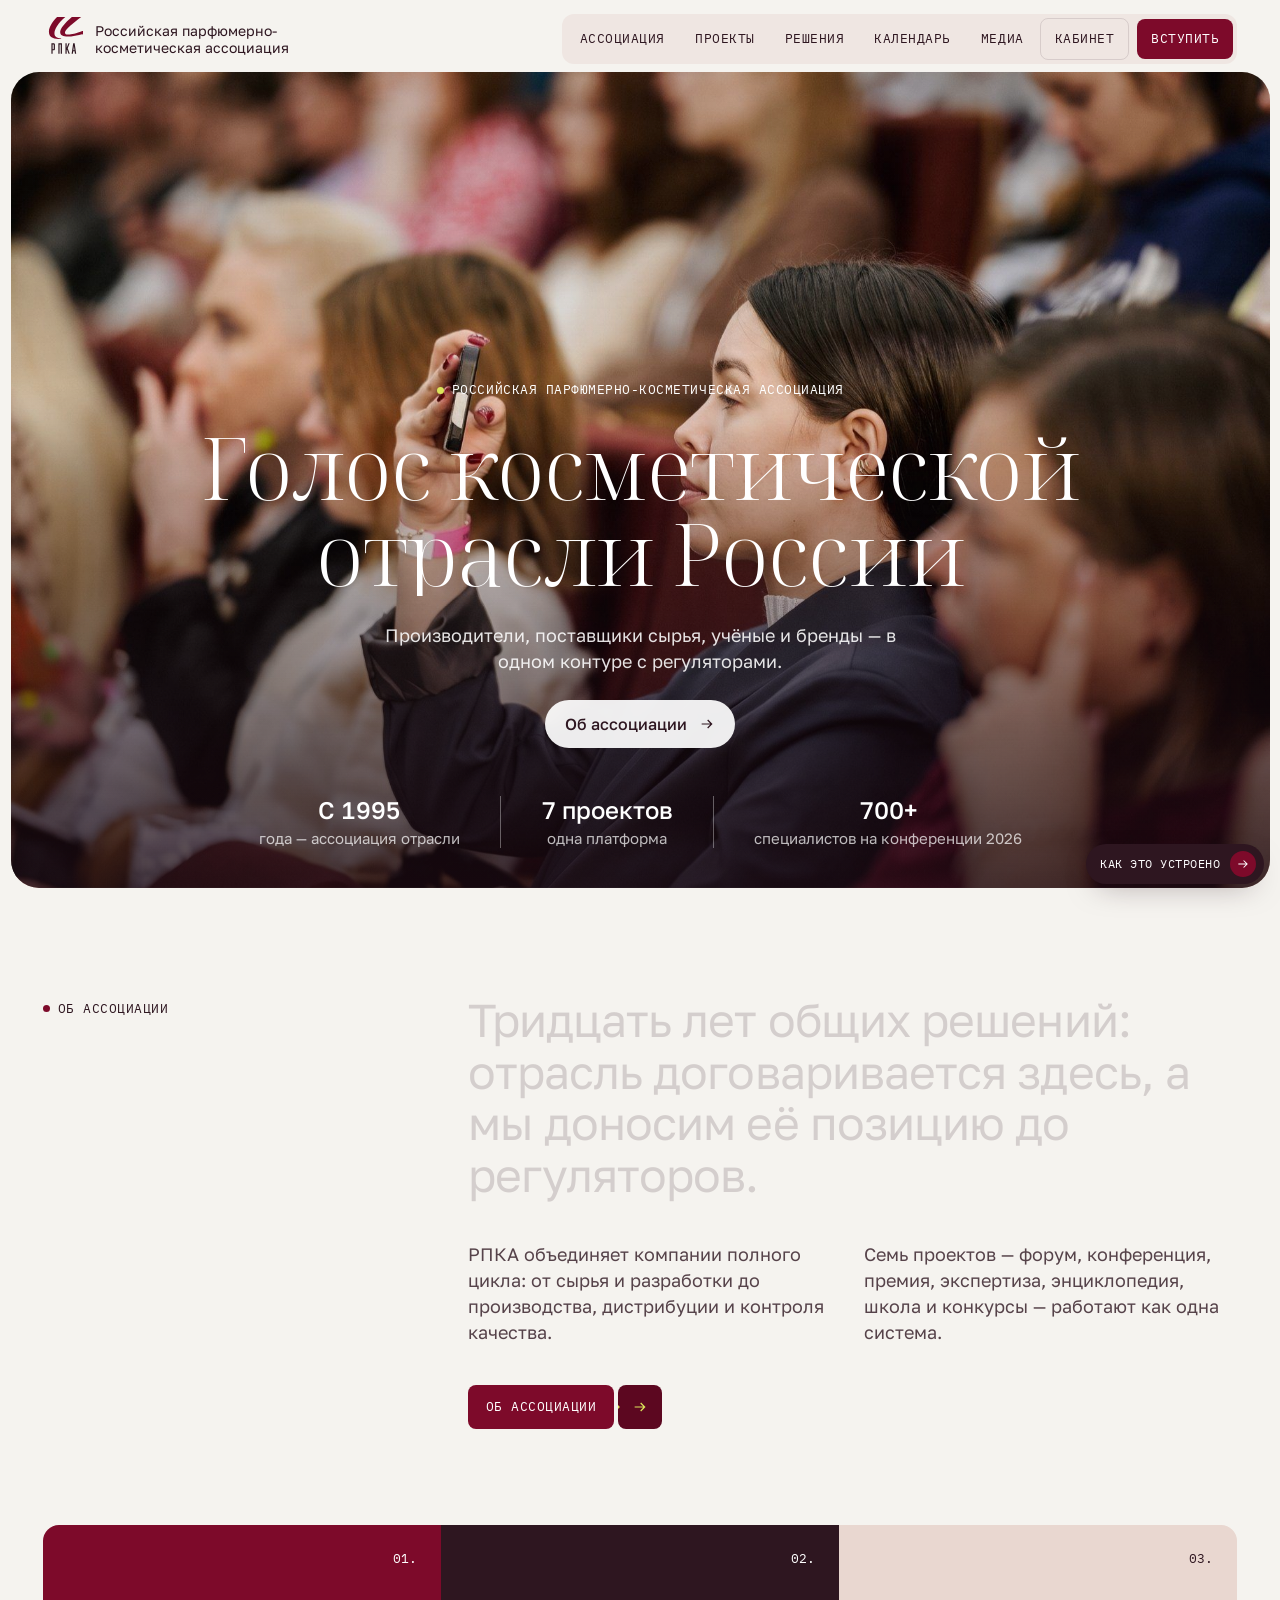
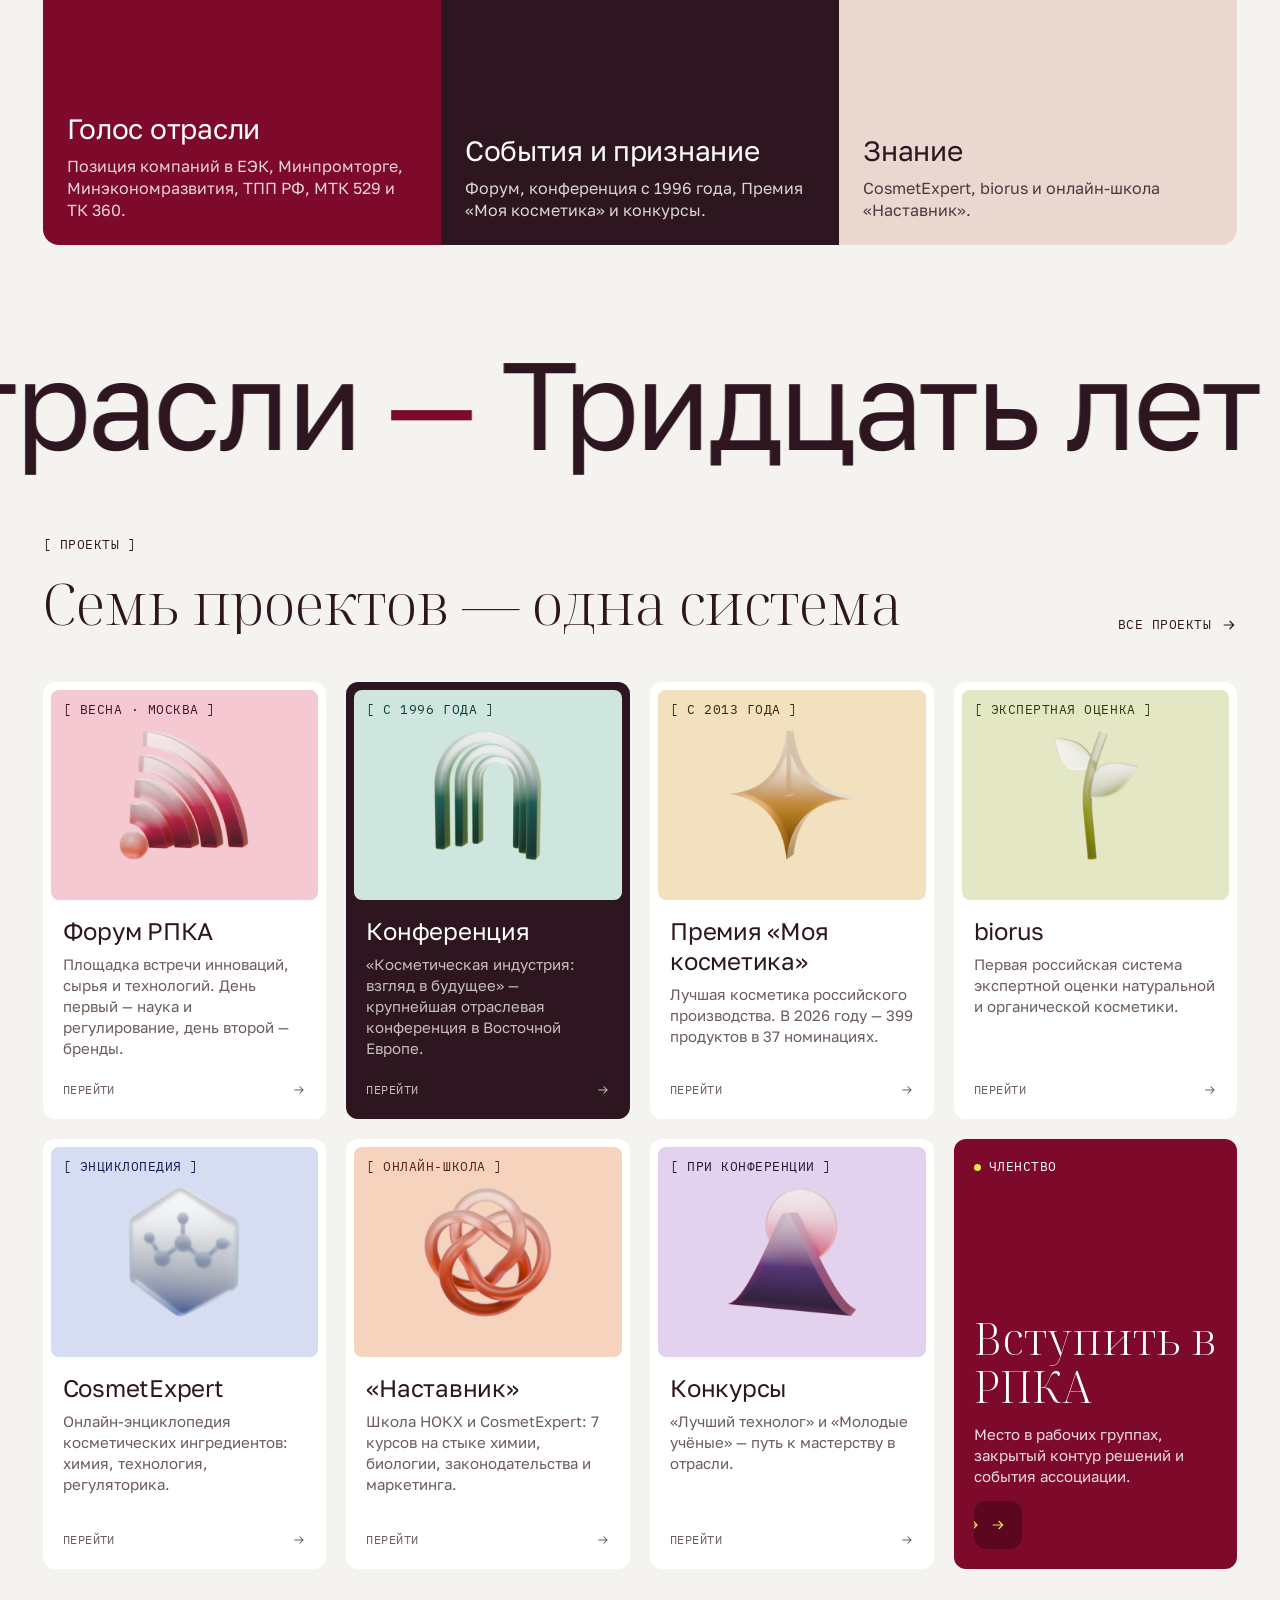
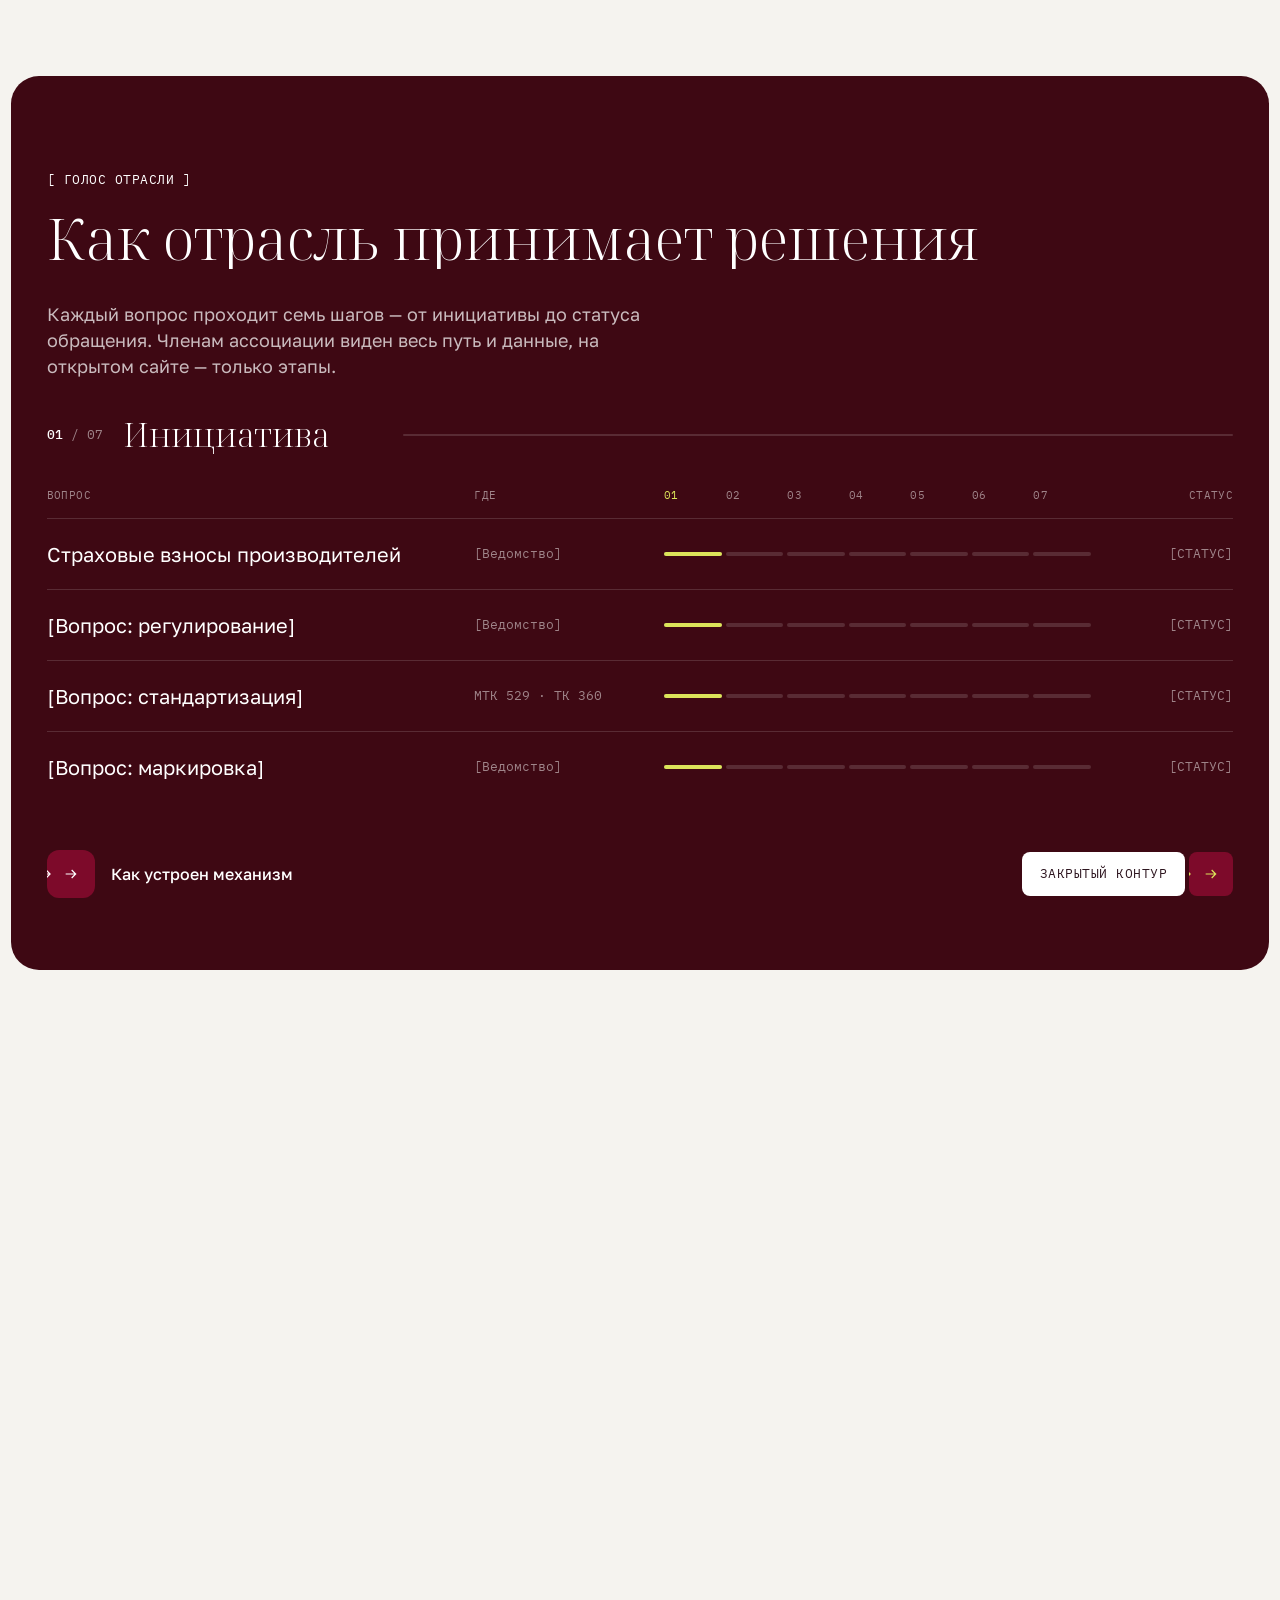
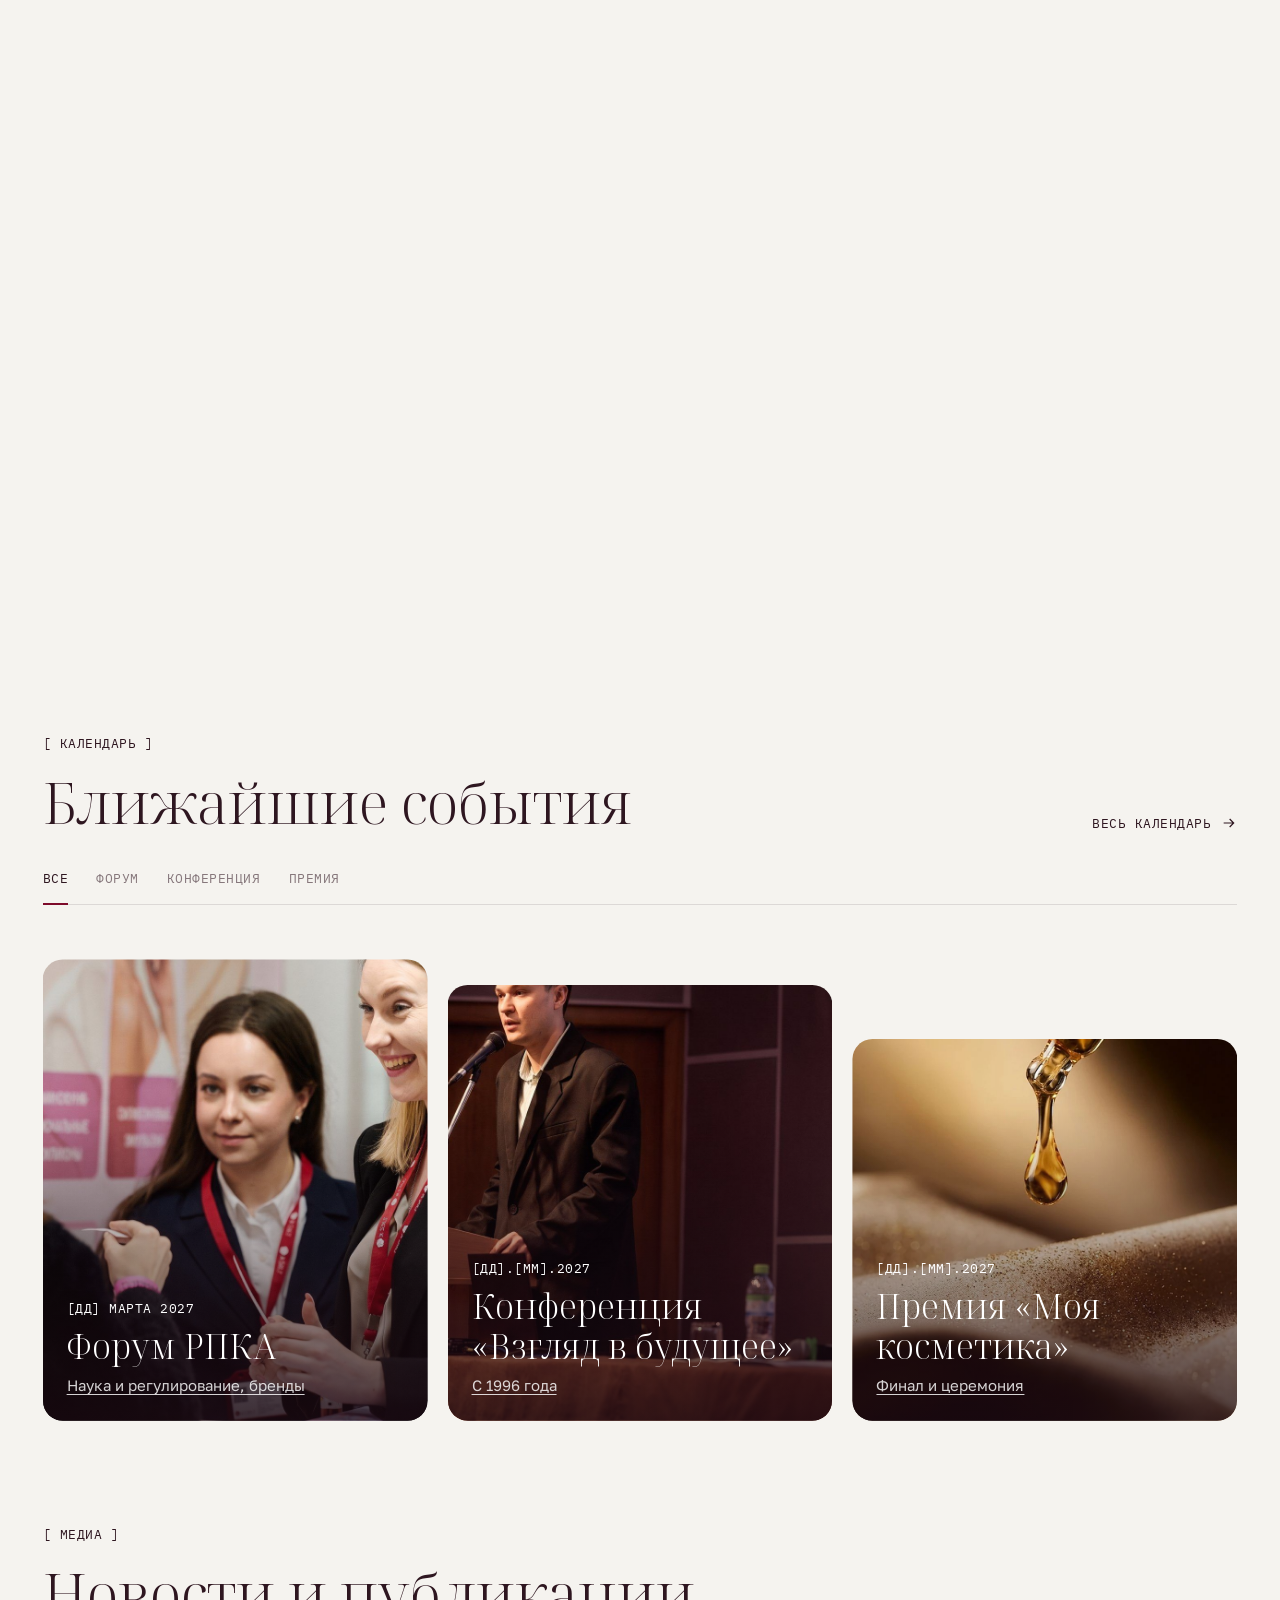
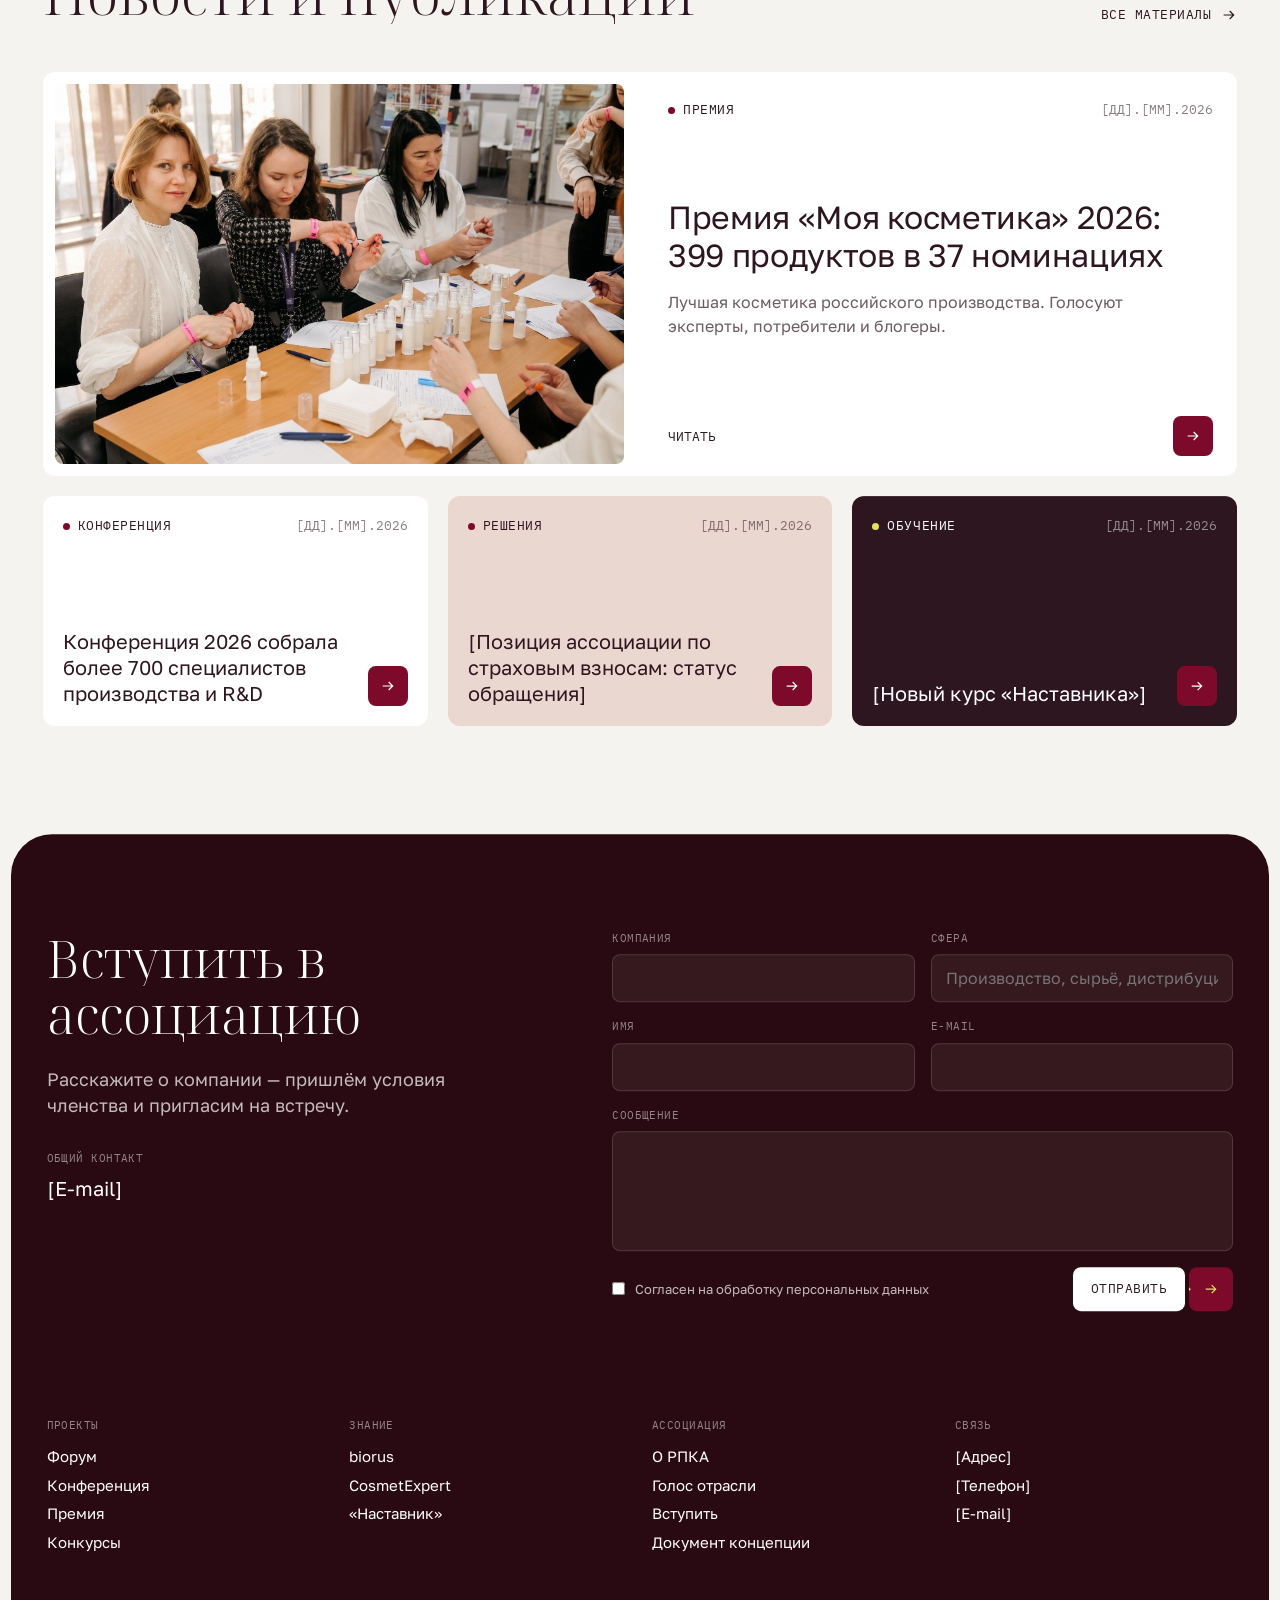
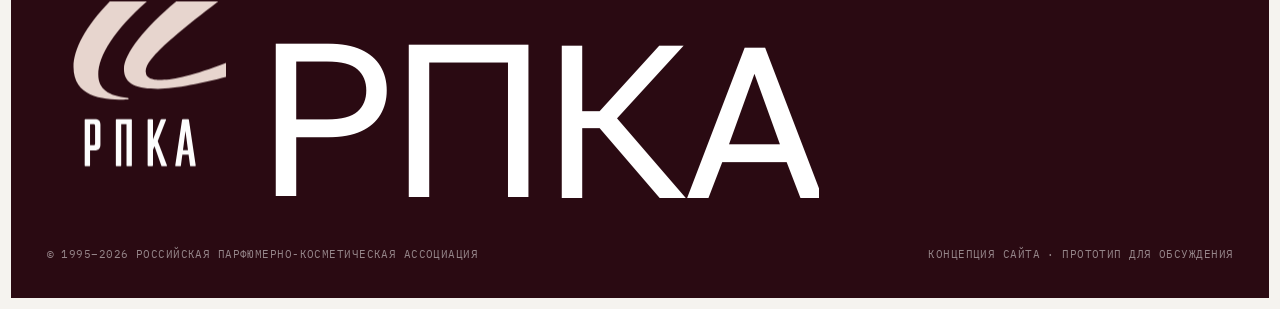
<file: index.html>
<!doctype html>
<html lang="ru">
<head>
<meta charset="utf-8">
<meta name="viewport" content="width=device-width, initial-scale=1">
<meta name="robots" content="noindex, nofollow">
<title>РПКА — Российская парфюмерно-косметическая ассоциация · концепция сайта</title>
<meta name="description" content="Концепция сайта РПКА: голос косметической отрасли России. Прототип для обсуждения.">
<link rel="preconnect" href="https://fonts.googleapis.com">
<link rel="preconnect" href="https://fonts.gstatic.com" crossorigin>
<link rel="stylesheet" href="https://fonts.googleapis.com/css2?family=Golos+Text:wght@400;500;600&family=IBM+Plex+Mono:wght@400;500&family=Noto+Serif+Display:wght@300;400&display=swap">
<link rel="stylesheet" href="vendor/lenis.css">
<link rel="stylesheet" href="assets/css/tokens.css">
<link rel="stylesheet" href="assets/css/site.css">
<link rel="icon" href="assets/img/favicon.svg" type="image/svg+xml">
<script>
  if (!window.matchMedia('(prefers-reduced-motion: reduce)').matches) document.documentElement.classList.add('motion');
  setTimeout(function () { document.documentElement.classList.add('motion-safe-timeout'); }, 4000);
</script>
</head>
<body>
<svg width="0" height="0" style="position: absolute" aria-hidden="true">
  <symbol id="logo-swoosh" viewBox="0 0 5091 5587"><path fill-rule="evenodd" d="M0 0H5091V5587H0Z M3672 0l-833 0c-923,802 -1382,1549 -1382,2074 0,421 297,611 839,667 14,1 25,12 25,24 0,12 -11,21 -25,22 -43,1 -86,2 -127,2 -620,0 -1416,-93 -1416,-930 0,-498 342,-1148 1032,-1859l-1785 0 0 5587 5091 0 0 -3442c-621,165 -1440,339 -1938,339 -570,0 -967,-114 -967,-566 0,-429 602,-1190 1486,-1918zm1194 0c-1996,1516 -2056,1798 -2056,2014 0,214 330,214 456,214 336,0 907,-132 1825,-483l0 -1745 -225 0z"/></symbol>
  <symbol id="logo-letters" viewBox="0 0 5091 5587"><path d="M1223 4083l98 0c30,0 45,-15 45,-44l0 -504c0,-30 -15,-45 -45,-45l-98 0 0 593zm1170 -740l-419 0c-12,0 -18,6 -18,18l0 1303c0,5 2,10 5,13 4,3 8,5 13,5l116 0c6,0 10,-2 13,-5 4,-3 5,-8 5,-13l0 -1174 151 0 0 1174c0,5 1,10 5,13 3,3 7,5 13,5l116 0c5,0 10,-2 13,-5 3,-3 5,-8 5,-13l0 -1303c0,-12 -6,-18 -18,-18zm1832 1320l-194 -1305c-2,-10 -9,-15 -19,-15l-155 0c-10,0 -17,5 -19,15l-194 1305c-1,2 -2,5 -2,7 0,8 6,12 17,12l128 0c9,0 15,-5 17,-16l41 -313 178 0 42 313c2,11 8,16 17,16l128 0c10,0 16,-5 16,-14 0,-2 0,-3 -1,-5zm-362 -439l71 -543 72 543 -143 0zm-1004 436l0 -1295c0,-14 7,-22 22,-22l107 0c15,0 23,8 23,22l0 557 219 -563c5,-11 14,-16 25,-16l111 0c8,0 14,2 17,7 3,5 2,12 -1,20l-236 601 260 685c2,4 3,8 3,11 0,3 0,5 -2,7 -3,5 -9,8 -18,8l-115 0c-13,0 -22,-6 -26,-17l-194 -551 -43 104 0 442c0,14 -8,22 -23,22l-107 0c-15,0 -22,-8 -22,-22zm-1788 4l0 -1303c0,-12 6,-18 18,-18l268 0c53,0 93,14 120,41 27,27 41,67 41,120l0 566c0,52 -14,92 -41,119 -28,28 -68,42 -120,42l-134 0 0 433c0,12 -6,18 -18,18l-116 0c-5,0 -10,-2 -13,-5 -3,-3 -5,-8 -5,-13z"/></symbol>
  <symbol id="i-arrow" viewBox="0 0 24 24"><path d="M4 12h15M13 6l6 6-6 6" fill="none" stroke="currentColor" stroke-width="1.8"/></symbol>
</svg>
<a class="skip" href="#main">К содержанию</a>

<header class="hdr" data-hdr>
  <a class="hdr__logo" href="#top" aria-label="РПКА — на главную">
    <svg class="" viewBox="0 0 5091 5587" aria-hidden="true"><use href="#logo-swoosh" style="fill: var(--garnet)"/><use href="#logo-letters" style="fill: var(--ink)"/></svg>
    <span class="hdr__name">Российская парфюмерно-косметическая ассоциация</span>
  </a>
  <nav class="hdr__nav" aria-label="Основное меню">
    <a href="#about">Ассоциация</a>
    <a href="#projects">Проекты</a>
    <a href="#decisions">Решения</a>
    <a href="#calendar">Календарь</a>
    <a href="#news">Медиа</a>
    <a href="#join" class="nav-cab">Кабинет</a>
    <a href="#join" class="nav-join">Вступить</a>
  </nav>
  <button class="hdr__burger" type="button" aria-expanded="false" aria-controls="menu" data-menu-open>Меню</button>
</header>

<div class="menu on-dark" id="menu" hidden>
  <button class="menu__close" type="button" data-menu-close>Закрыть</button>
  <ul class="menu__list">
    <li><a href="#about">Ассоциация</a></li>
    <li><a href="#projects">Проекты</a></li>
    <li><a href="#decisions">Решения</a></li>
    <li><a href="#calendar">Календарь</a></li>
    <li><a href="#news">Медиа</a></li>
    <li><a href="#join">Вступить</a></li>
  </ul>
  <span class="micro">© 1995–2026 РПКА</span>
</div>

<main id="main">

<section class="hero" id="top">
  <div class="hero__frame" data-hero-frame>
    <img class="hero__img" src="assets/img/ph-audience-close.jpg" alt="Участница конференции РПКА снимает доклад на телефон" data-hero-img fetchpriority="high">
    <div class="hero__shade"></div>
    <div class="hero__content">
      <span class="label label--light" data-fade>Российская парфюмерно-косметическая ассоциация</span>
      <h1 class="hero__title" data-hero-title>Голос косметической<br>отрасли России</h1>
      <p class="hero__lead" data-fade>Производители, поставщики сырья, учёные и бренды — в одном контуре с регуляторами.</p>
      <a class="pill-btn" href="#about" data-fade>Об ассоциации <svg class="arrow" aria-hidden="true"><use href="#i-arrow"/></svg></a>
      <dl class="facts" data-fade>
        <div><dt>С 1995</dt><dd>года — ассоциация отрасли</dd></div>
        <div><dt><span data-count="7">7</span> проектов</dt><dd>одна платформа</dd></div>
        <div><dt><span data-count="700">700</span>+</dt><dd>специалистов на конференции 2026</dd></div>
      </dl>
    </div>
  </div>
</section>

<section class="statement" id="about">
  <div><span class="label" data-reveal>Об ассоциации</span></div>
  <div class="statement__body">
    <p class="statement__text" data-scrub-words>Тридцать лет общих решений: отрасль договаривается здесь, а мы доносим её позицию до регуляторов.</p>
    <div class="statement__cols" data-reveal>
      <p>РПКА объединяет компании полного цикла: от сырья и разработки до производства, дистрибуции и контроля качества.</p>
      <p>Семь проектов — форум, конференция, премия, экспертиза, энциклопедия, школа и конкурсы — работают как одна система.</p>
    </div>
    <div data-reveal><a class="btn" href="#projects"><span class="btn__text">Об ассоциации</span><span class="btn__sq"><svg class="arrow" aria-hidden="true"><use href="#i-arrow"/></svg><svg class="arrow" aria-hidden="true"><use href="#i-arrow"/></svg></span></a></div>
  </div>
</section>

<section class="pillars" aria-label="Три опоры ассоциации">
  <div class="pillars__grid">
    <article class="pillar pillar--garnet" data-reveal>
      <span class="pillar__num">01.</span>
      <div><h3>Голос отрасли</h3><p>Позиция компаний в ЕЭК, Минпромторге, Минэкономразвития, ТПП РФ, МТК 529 и ТК 360.</p></div>
    </article>
    <article class="pillar pillar--ink" data-reveal>
      <span class="pillar__num">02.</span>
      <div><h3>События и признание</h3><p>Форум, конференция с 1996 года, Премия «Моя косметика» и конкурсы.</p></div>
    </article>
    <article class="pillar pillar--powder" data-reveal>
      <span class="pillar__num">03.</span>
      <div><h3>Знание</h3><p>CosmetExpert, biorus и онлайн-школа «Наставник».</p></div>
    </article>
  </div>
</section>

<section class="marquee" aria-hidden="true">
  <div class="marquee__track" data-marquee>
    <span class="marquee__item"><i>—</i> Голос отрасли <i>—</i> Тридцать лет общих решений</span>
    <span class="marquee__item"><i>—</i> Голос отрасли <i>—</i> Тридцать лет общих решений</span>
  </div>
</section>

<section class="projects" id="projects">
  <div class="sec-head">
    <span class="br" data-reveal>Проекты</span>
    <div class="sec-head__row">
      <h2 data-split>Семь проектов — одна система</h2>
      <a class="sec-head__link" href="#projects">Все проекты <svg class="arrow" aria-hidden="true"><use href="#i-arrow"/></svg></a>
    </div>
  </div>
  <div class="projects__grid">
    <a class="pcard" href="#projects" data-card>
      <div class="pcard__media" style="background: var(--forum-l)"><span class="br" style="color: var(--forum-d)">Весна · Москва</span><img src="assets/img/i3-forum.png" alt="" loading="lazy" width="136" height="136"></div>
      <div class="pcard__body"><span class="pcard__title">Форум РПКА</span><span class="pcard__desc">Площадка встречи инноваций, сырья и технологий. День первый — наука и регулирование, день второй — бренды.</span><span class="pcard__go">Перейти <svg class="arrow" aria-hidden="true" style="width: 14px; height: 14px"><use href="#i-arrow"/></svg></span></div>
    </a>
    <a class="pcard pcard--ink" href="#projects" data-card>
      <div class="pcard__media" style="background: var(--conf-l)"><span class="br" style="color: var(--conf-d)">С 1996 года</span><img src="assets/img/i3-conf.png" alt="" loading="lazy" width="136" height="136"></div>
      <div class="pcard__body"><span class="pcard__title">Конференция</span><span class="pcard__desc">«Косметическая индустрия: взгляд в будущее» — крупнейшая отраслевая конференция в Восточной Европе.</span><span class="pcard__go">Перейти <svg class="arrow" aria-hidden="true" style="width: 14px; height: 14px"><use href="#i-arrow"/></svg></span></div>
    </a>
    <a class="pcard" href="#projects" data-card>
      <div class="pcard__media" style="background: var(--award-l)"><span class="br" style="color: var(--award-d)">С 2013 года</span><img src="assets/img/i3-award.png" alt="" loading="lazy" width="136" height="136"></div>
      <div class="pcard__body"><span class="pcard__title">Премия «Моя косметика»</span><span class="pcard__desc">Лучшая косметика российского производства. В 2026 году — 399 продуктов в 37 номинациях.</span><span class="pcard__go">Перейти <svg class="arrow" aria-hidden="true" style="width: 14px; height: 14px"><use href="#i-arrow"/></svg></span></div>
    </a>
    <a class="pcard" href="#projects" data-card>
      <div class="pcard__media" style="background: var(--bio-l)"><span class="br" style="color: var(--bio-d)">Экспертная оценка</span><img src="assets/img/i3-bio.png" alt="" loading="lazy" width="136" height="136"></div>
      <div class="pcard__body"><span class="pcard__title">biorus</span><span class="pcard__desc">Первая российская система экспертной оценки натуральной и органической косметики.</span><span class="pcard__go">Перейти <svg class="arrow" aria-hidden="true" style="width: 14px; height: 14px"><use href="#i-arrow"/></svg></span></div>
    </a>
    <a class="pcard" href="#projects" data-card>
      <div class="pcard__media" style="background: var(--expert-l)"><span class="br" style="color: var(--expert-d)">Энциклопедия</span><img src="assets/img/i3-expert.png" alt="" loading="lazy" width="136" height="136"></div>
      <div class="pcard__body"><span class="pcard__title">CosmetExpert</span><span class="pcard__desc">Онлайн-энциклопедия косметических ингредиентов: химия, технология, регуляторика.</span><span class="pcard__go">Перейти <svg class="arrow" aria-hidden="true" style="width: 14px; height: 14px"><use href="#i-arrow"/></svg></span></div>
    </a>
    <a class="pcard" href="#projects" data-card>
      <div class="pcard__media" style="background: var(--mentor-l)"><span class="br" style="color: var(--mentor-d)">Онлайн-школа</span><img src="assets/img/i3-mentor.png" alt="" loading="lazy" width="136" height="136"></div>
      <div class="pcard__body"><span class="pcard__title">«Наставник»</span><span class="pcard__desc">Школа НОКХ и CosmetExpert: 7 курсов на стыке химии, биологии, законодательства и маркетинга.</span><span class="pcard__go">Перейти <svg class="arrow" aria-hidden="true" style="width: 14px; height: 14px"><use href="#i-arrow"/></svg></span></div>
    </a>
    <a class="pcard" href="#projects" data-card>
      <div class="pcard__media" style="background: var(--contest-l)"><span class="br" style="color: var(--contest-d)">При конференции</span><img src="assets/img/i3-contest.png" alt="" loading="lazy" width="136" height="136"></div>
      <div class="pcard__body"><span class="pcard__title">Конкурсы</span><span class="pcard__desc">«Лучший технолог» и «Молодые учёные» — путь к мастерству в отрасли.</span><span class="pcard__go">Перейти <svg class="arrow" aria-hidden="true" style="width: 14px; height: 14px"><use href="#i-arrow"/></svg></span></div>
    </a>
    <a class="pcard pcard--join" href="#join" data-card>
      <span class="label">Членство</span>
      <div style="display: flex; flex-direction: column; gap: 14px">
        <h3>Вступить в РПКА</h3>
        <p>Место в рабочих группах, закрытый контур решений и события ассоциации.</p>
        <span class="sq sq--lg sq--deep"><svg class="arrow" aria-hidden="true"><use href="#i-arrow"/></svg><svg class="arrow" aria-hidden="true"><use href="#i-arrow"/></svg></span>
      </div>
    </a>
  </div>
</section>

<section class="decisions on-dark" id="decisions">
  <div class="decisions__panel" data-pin-decisions>
    <div class="sec-head">
      <span class="br">Голос отрасли</span>
      <h2 data-split>Как отрасль принимает решения</h2>
    </div>
    <p class="decisions__lead">Каждый вопрос проходит семь шагов — от инициативы до статуса обращения. Членам ассоциации виден весь путь и данные, на открытом сайте — только этапы.</p>
    <div class="stepper" aria-live="polite">
      <span class="stepper__count"><b data-step-num>01</b> / 07</span>
      <span class="stepper__name" data-step-name>Инициатива</span>
      <span class="stepper__bar"><span class="stepper__fill" data-step-fill></span></span>
    </div>
    <table class="pipe">
      <thead>
        <tr><th scope="col">Вопрос</th><th scope="col">Где</th><th scope="col"><span class="pipe__legend" data-legend><span title="Инициатива">01</span><span title="Присоединение">02</span><span title="Рабочая группа">03</span><span title="Данные">04</span><span title="Позиция">05</span><span title="Обращение">06</span><span title="Статус">07</span></span></th><th scope="col" style="text-align: right">Статус</th></tr>
      </thead>
      <tbody>
        <tr><td class="pipe__q">Страховые взносы производителей</td><td class="pipe__where">[Ведомство]</td><td><span class="segs" data-target="4"><i></i><i></i><i></i><i></i><i></i><i></i><i></i></span></td><td class="pipe__stat">[Статус]</td></tr>
        <tr><td class="pipe__q">[Вопрос: регулирование]</td><td class="pipe__where">[Ведомство]</td><td><span class="segs" data-target="6"><i></i><i></i><i></i><i></i><i></i><i></i><i></i></span></td><td class="pipe__stat">[Статус]</td></tr>
        <tr><td class="pipe__q">[Вопрос: стандартизация]</td><td class="pipe__where">МТК 529 · ТК 360</td><td><span class="segs" data-target="2"><i></i><i></i><i></i><i></i><i></i><i></i><i></i></span></td><td class="pipe__stat">[Статус]</td></tr>
        <tr><td class="pipe__q">[Вопрос: маркировка]</td><td class="pipe__where">[Ведомство]</td><td><span class="segs" data-target="7"><i></i><i></i><i></i><i></i><i></i><i></i><i></i></span></td><td class="pipe__stat">[Статус]</td></tr>
      </tbody>
    </table>
    <div class="decisions__foot">
      <a class="link-sq" href="#decisions"><span class="sq sq--lg"><svg class="arrow" aria-hidden="true"><use href="#i-arrow"/></svg><svg class="arrow" aria-hidden="true"><use href="#i-arrow"/></svg></span>Как устроен механизм</a>
      <a class="btn btn--light" href="#join"><span class="btn__text">Закрытый контур</span><span class="btn__sq"><svg class="arrow" aria-hidden="true"><use href="#i-arrow"/></svg><svg class="arrow" aria-hidden="true"><use href="#i-arrow"/></svg></span></a>
    </div>
  </div>
</section>

<section class="calendar" id="calendar">
  <div class="sec-head">
    <span class="br" data-reveal>Календарь</span>
    <div class="sec-head__row">
      <h2 data-split>Ближайшие события</h2>
      <a class="sec-head__link" href="#calendar">Весь календарь <svg class="arrow" aria-hidden="true"><use href="#i-arrow"/></svg></a>
    </div>
  </div>
  <div class="tabs" role="tablist" aria-label="Фильтр событий" data-tabs>
    <button role="tab" aria-selected="true" data-filter="all">Все</button>
    <button role="tab" aria-selected="false" data-filter="forum">Форум</button>
    <button role="tab" aria-selected="false" data-filter="conf">Конференция</button>
    <button role="tab" aria-selected="false" data-filter="award">Премия</button>
  </div>
  <div class="events">
    <a class="event" href="#calendar" data-cat="forum" data-event>
      <img class="event__img" src="assets/img/ph-talk.jpg" alt="" loading="lazy">
      <span class="event__date">[ДД] марта 2027</span>
      <span class="event__title">Форум РПКА</span>
      <span class="event__sub">Наука и регулирование, бренды</span>
    </a>
    <a class="event" href="#calendar" data-cat="conf" data-event>
      <img class="event__img" src="assets/img/ph-speaker.jpg" alt="" loading="lazy">
      <span class="event__date">[ДД].[ММ].2027</span>
      <span class="event__title">Конференция «Взгляд в будущее»</span>
      <span class="event__sub">С 1996 года</span>
    </a>
    <a class="event" href="#calendar" data-cat="award" data-event>
      <img class="event__img" src="assets/img/mat-award.jpg" alt="" loading="lazy">
      <span class="event__date">[ДД].[ММ].2027</span>
      <span class="event__title">Премия «Моя косметика»</span>
      <span class="event__sub">Финал и церемония</span>
    </a>
  </div>
</section>

<section class="news" id="news">
  <div class="sec-head">
    <span class="br" data-reveal>Медиа</span>
    <div class="sec-head__row">
      <h2 data-split>Новости и публикации</h2>
      <a class="sec-head__link" href="#news">Все материалы <svg class="arrow" aria-hidden="true"><use href="#i-arrow"/></svg></a>
    </div>
  </div>
  <a class="feature" href="#news" data-reveal>
    <img class="feature__img" src="assets/img/ph-workshop.jpg" alt="Слепая оценка образцов косметики на мероприятии РПКА" loading="lazy">
    <div class="feature__body">
      <div class="feature__meta"><span class="label">Премия</span><span class="date">[ДД].[ММ].2026</span></div>
      <div><h3>Премия «Моя косметика» 2026: 399 продуктов в 37 номинациях</h3><p>Лучшая косметика российского производства. Голосуют эксперты, потребители и блогеры.</p></div>
      <div class="feature__go">Читать <span class="sq"><svg class="arrow" aria-hidden="true"><use href="#i-arrow"/></svg><svg class="arrow" aria-hidden="true"><use href="#i-arrow"/></svg></span></div>
    </div>
  </a>
  <div class="news__grid">
    <a class="ncard ncard--white" href="#news" data-card>
      <div class="ncard__meta"><span class="label">Конференция</span><span class="date">[ДД].[ММ].2026</span></div>
      <div class="ncard__foot"><span>Конференция 2026 собрала более 700 специалистов производства и R&amp;D</span><span class="sq"><svg class="arrow" aria-hidden="true"><use href="#i-arrow"/></svg><svg class="arrow" aria-hidden="true"><use href="#i-arrow"/></svg></span></div>
    </a>
    <a class="ncard ncard--powder" href="#news" data-card>
      <div class="ncard__meta"><span class="label">Решения</span><span class="date">[ДД].[ММ].2026</span></div>
      <div class="ncard__foot"><span>[Позиция ассоциации по страховым взносам: статус обращения]</span><span class="sq"><svg class="arrow" aria-hidden="true"><use href="#i-arrow"/></svg><svg class="arrow" aria-hidden="true"><use href="#i-arrow"/></svg></span></div>
    </a>
    <a class="ncard ncard--ink on-dark" href="#news" data-card>
      <div class="ncard__meta"><span class="label">Обучение</span><span class="date">[ДД].[ММ].2026</span></div>
      <div class="ncard__foot"><span>[Новый курс «Наставника»]</span><span class="sq"><svg class="arrow" aria-hidden="true"><use href="#i-arrow"/></svg><svg class="arrow" aria-hidden="true"><use href="#i-arrow"/></svg></span></div>
    </a>
  </div>
</section>

<section class="join on-dark" id="join">
  <div class="join__panel" data-join>
    <div>
      <h2 data-split>Вступить в&nbsp;ассоциацию</h2>
      <p class="join__lead">Расскажите о компании — пришлём условия членства и пригласим на встречу.</p>
      <div class="join__contact"><span class="micro">Общий контакт</span><span style="font-size: 20px">[E-mail]</span></div>
    </div>
    <form class="form" action="#" onsubmit="return false">
      <div class="field"><label class="micro" for="f-co">Компания</label><input id="f-co" name="company" autocomplete="organization"></div>
      <div class="field"><label class="micro" for="f-sp">Сфера</label><input id="f-sp" name="sphere" placeholder="Производство, сырьё, дистрибуция…"></div>
      <div class="field"><label class="micro" for="f-nm">Имя</label><input id="f-nm" name="name" autocomplete="name"></div>
      <div class="field"><label class="micro" for="f-ml">E-mail</label><input id="f-ml" name="email" type="email" autocomplete="email"></div>
      <div class="field field--full"><label class="micro" for="f-msg">Сообщение</label><textarea id="f-msg" name="message" rows="4"></textarea></div>
      <div class="form__foot">
        <label class="check"><input type="checkbox"> Согласен на обработку персональных данных</label>
        <button class="btn btn--light" type="submit"><span class="btn__text">Отправить</span><span class="btn__sq"><svg class="arrow" aria-hidden="true"><use href="#i-arrow"/></svg><svg class="arrow" aria-hidden="true"><use href="#i-arrow"/></svg></span></button>
      </div>
    </form>
  </div>
</section>

</main>

<footer class="ftr on-dark">
  <div class="ftr__panel">
    <div class="ftr__cols">
      <div><span class="micro">Проекты</span><ul><li><a href="#projects">Форум</a></li><li><a href="#projects">Конференция</a></li><li><a href="#projects">Премия</a></li><li><a href="#projects">Конкурсы</a></li></ul></div>
      <div><span class="micro">Знание</span><ul><li><a href="#projects">biorus</a></li><li><a href="#projects">CosmetExpert</a></li><li><a href="#projects">«Наставник»</a></li></ul></div>
      <div><span class="micro">Ассоциация</span><ul><li><a href="#about">О РПКА</a></li><li><a href="#decisions">Голос отрасли</a></li><li><a href="#join">Вступить</a></li><li><a href="concept.html">Документ концепции</a></li></ul></div>
      <div><span class="micro">Связь</span><ul><li>[Адрес]</li><li>[Телефон]</li><li>[E-mail]</li></ul></div>
    </div>
    <div class="ftr__brand" data-ftr-brand>
      <svg class="" viewBox="0 0 5091 5587" aria-hidden="true"><use href="#logo-swoosh" style="fill: var(--powder)"/><use href="#logo-letters" style="fill: #FFFFFF"/></svg>
      <span class="ftr__word" data-ftr-word aria-label="РПКА">РПКА</span>
    </div>
    <div class="ftr__bottom micro"><span>© 1995–2026 Российская парфюмерно-косметическая ассоциация</span><span>Концепция сайта · прототип для обсуждения</span></div>
  </div>
</footer>

<a class="doc-pill" href="concept.html" aria-label="Как это устроено — документ концепции"><b>Как это устроено</b> <span><svg class="arrow" aria-hidden="true" style="width: 14px; height: 14px"><use href="#i-arrow"/></svg></span></a>

<script src="vendor/lenis.min.js" defer></script>
<script src="vendor/gsap.min.js" defer></script>
<script src="vendor/ScrollTrigger.min.js" defer></script>
<script src="vendor/SplitText.min.js" defer></script>
<script src="assets/js/site.js" defer></script>
</body>
</html>
</file>
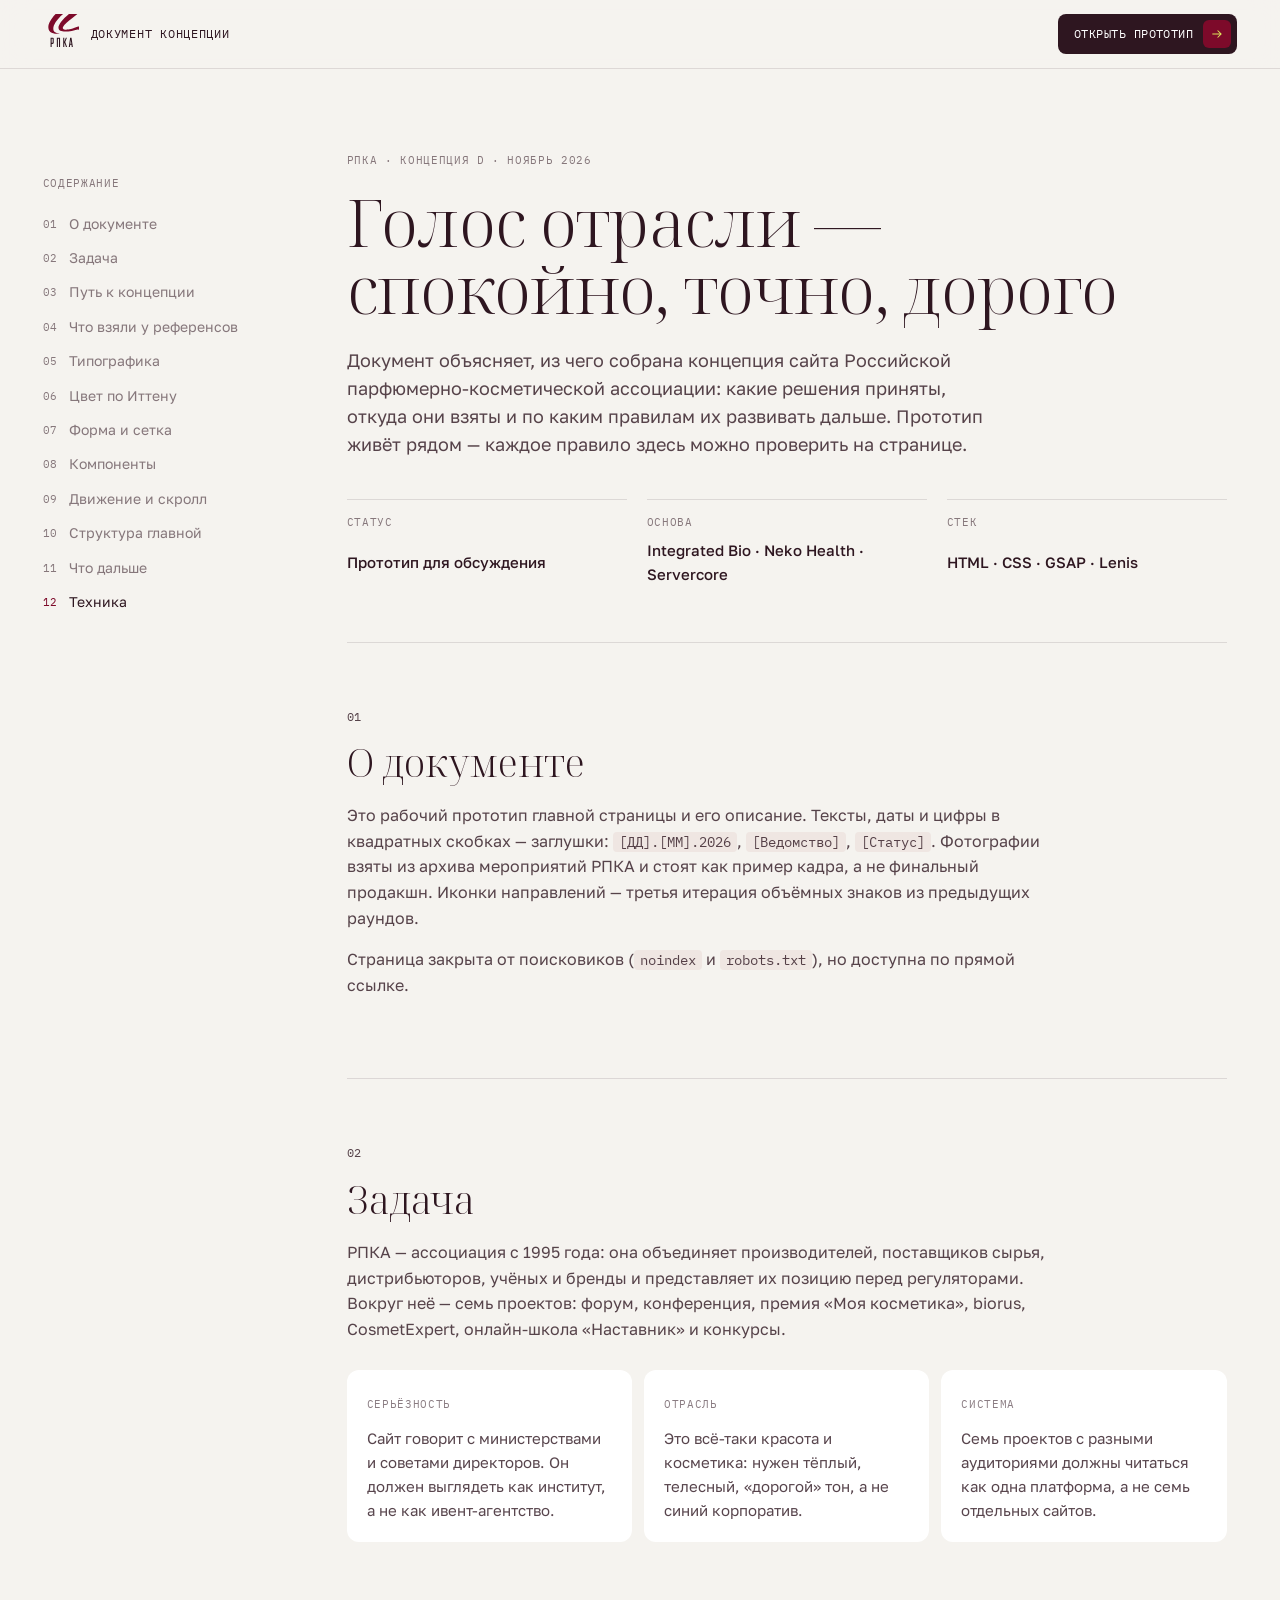
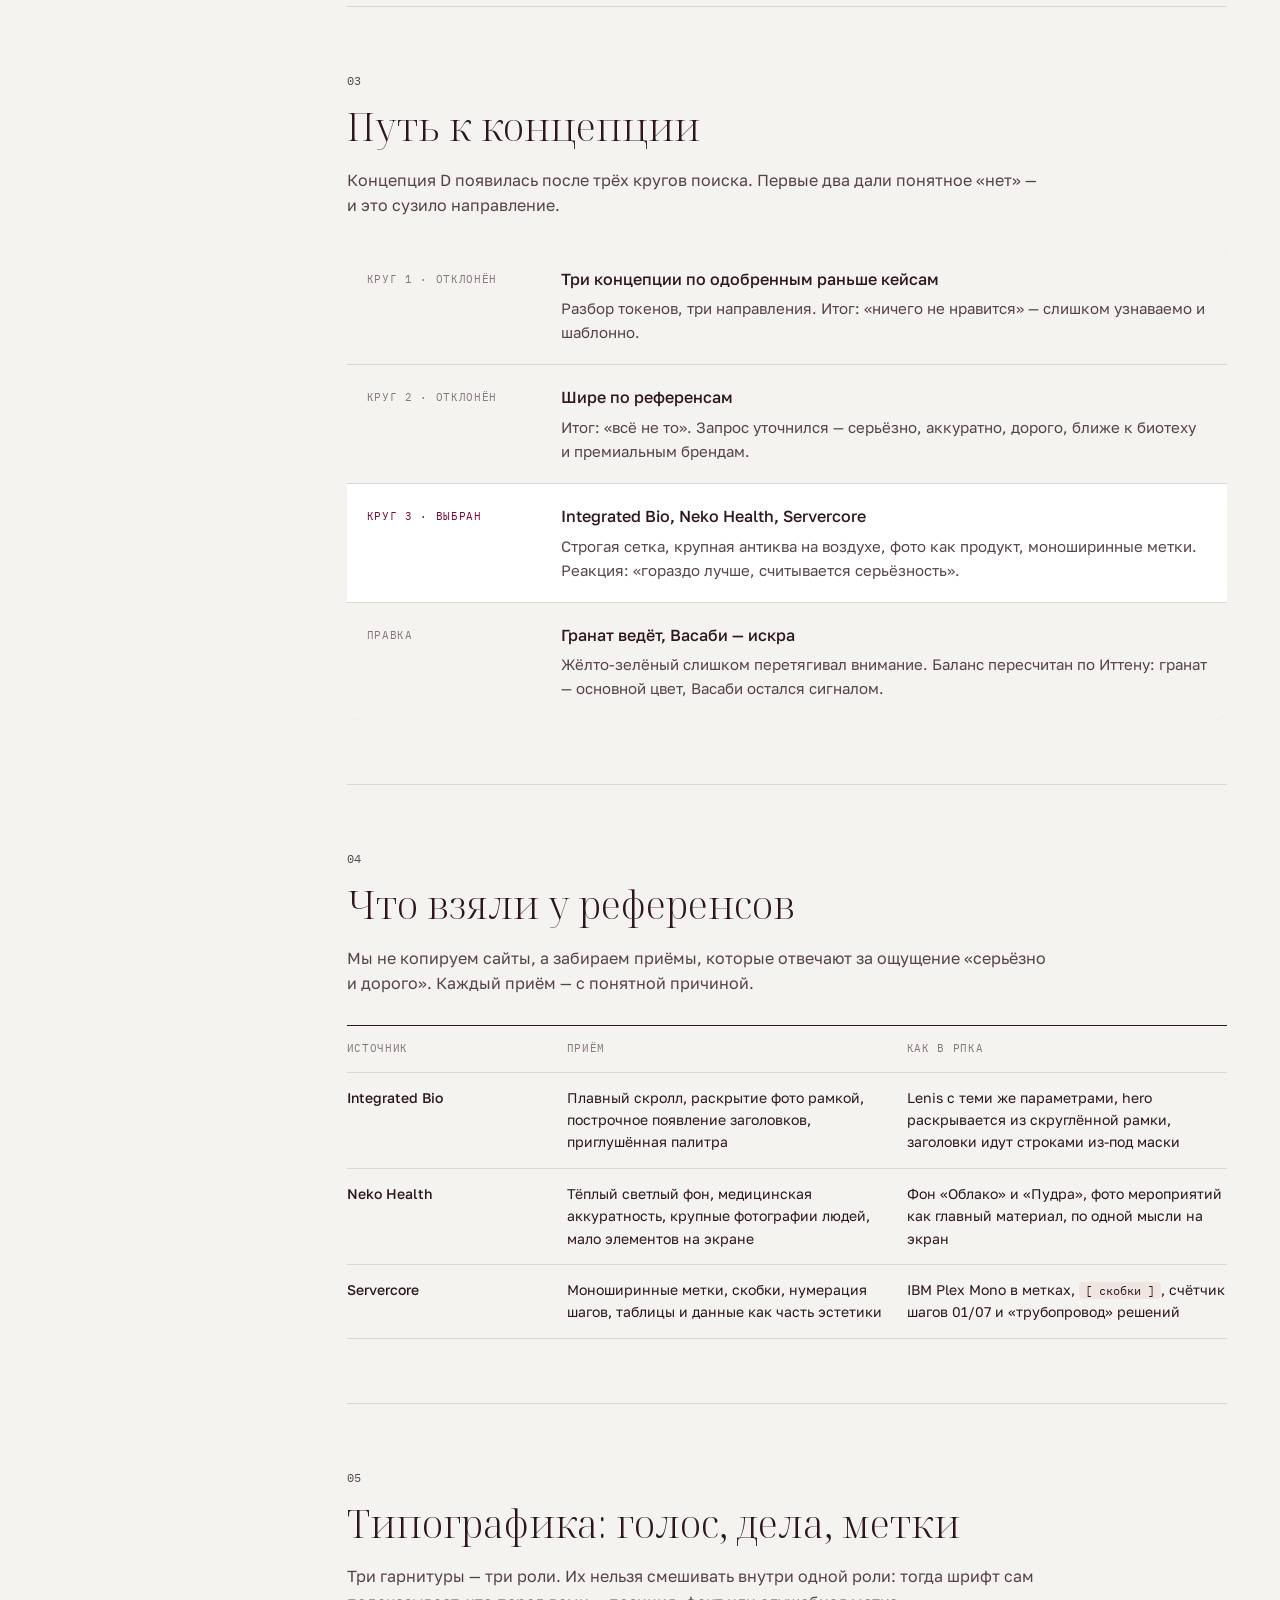
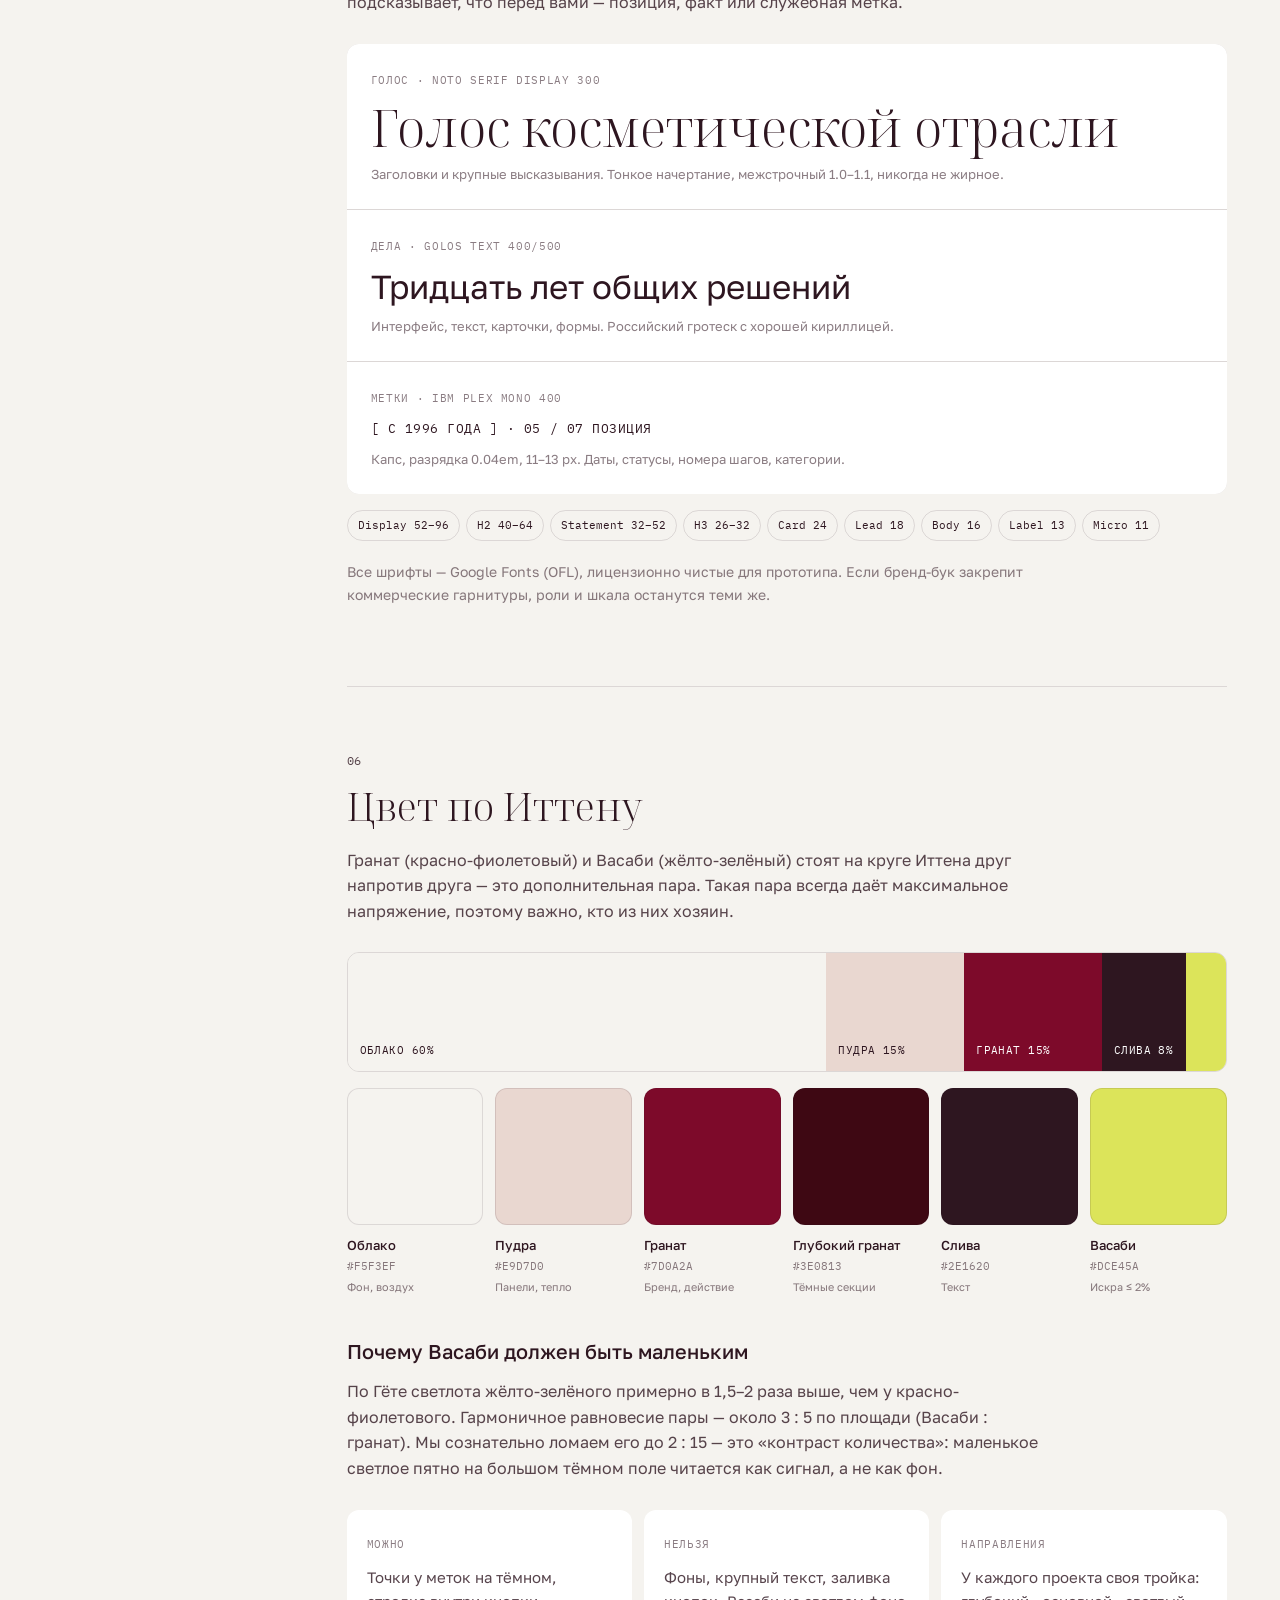
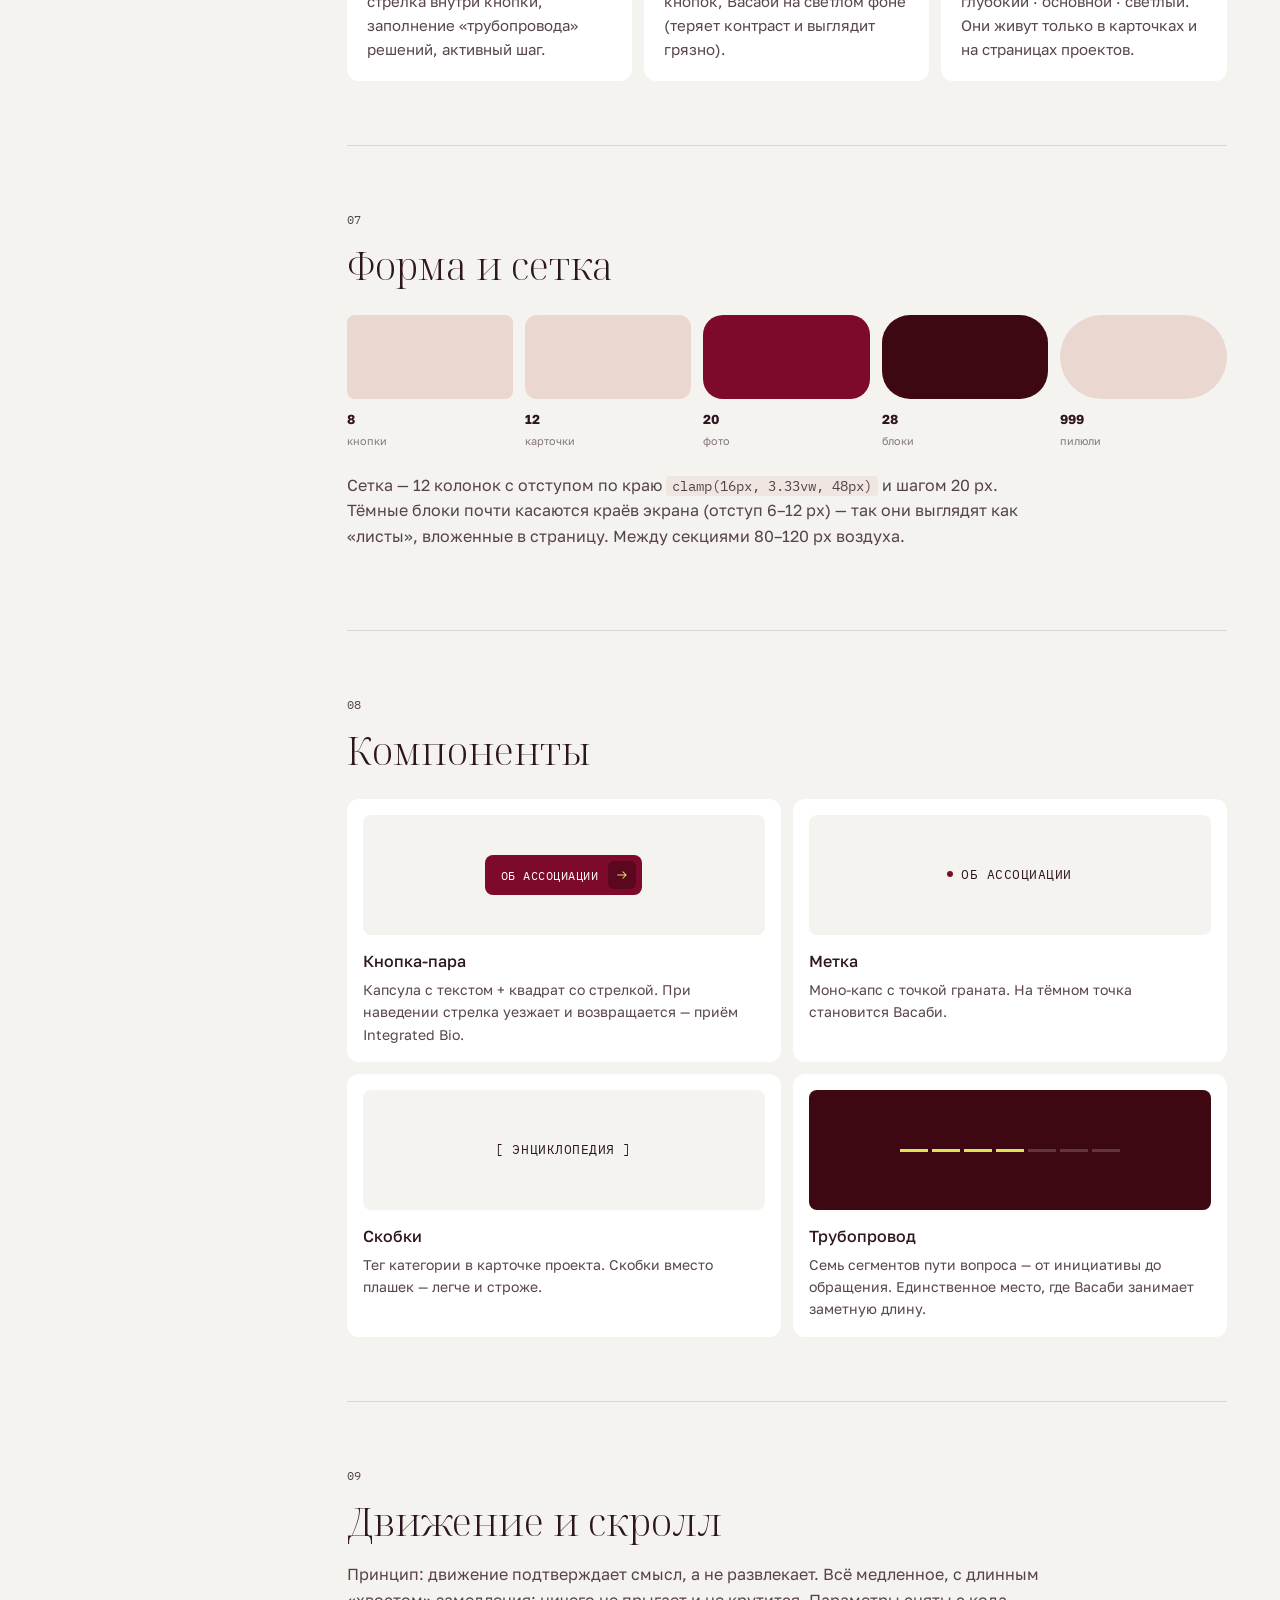
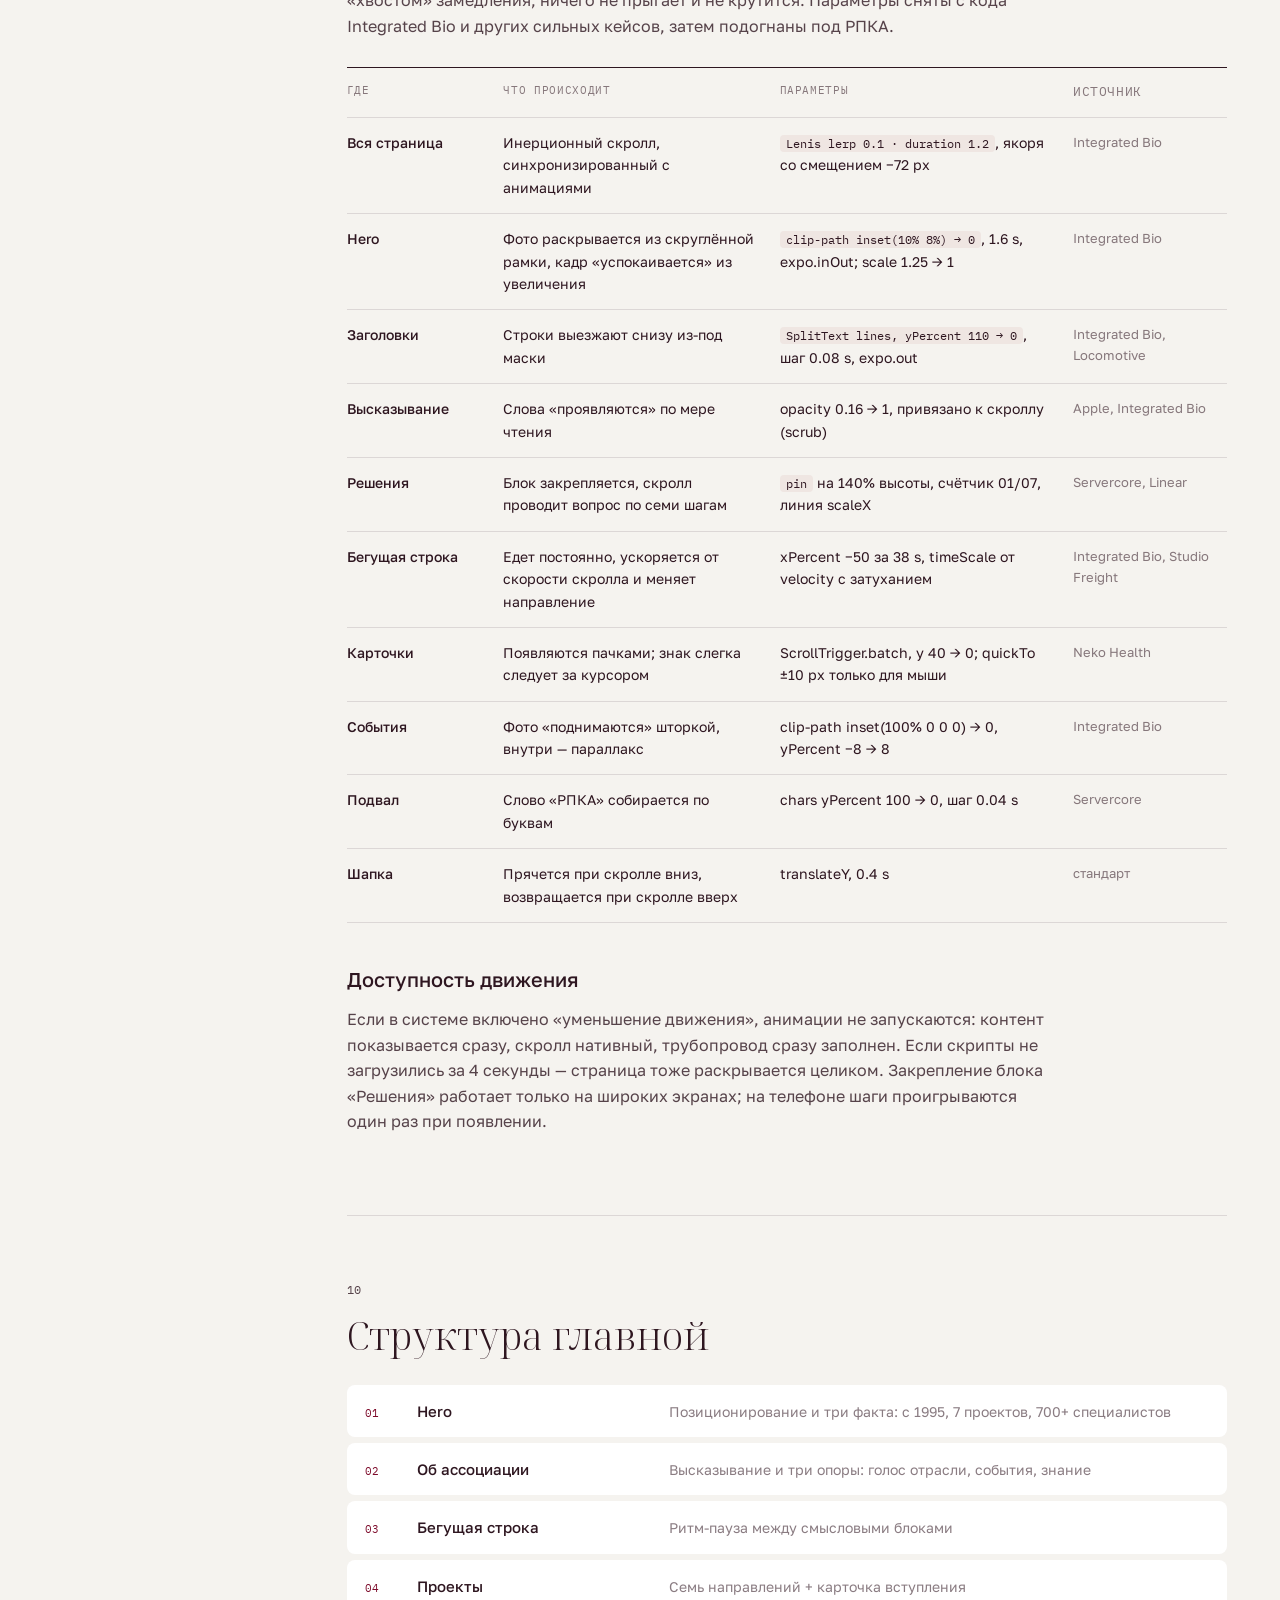
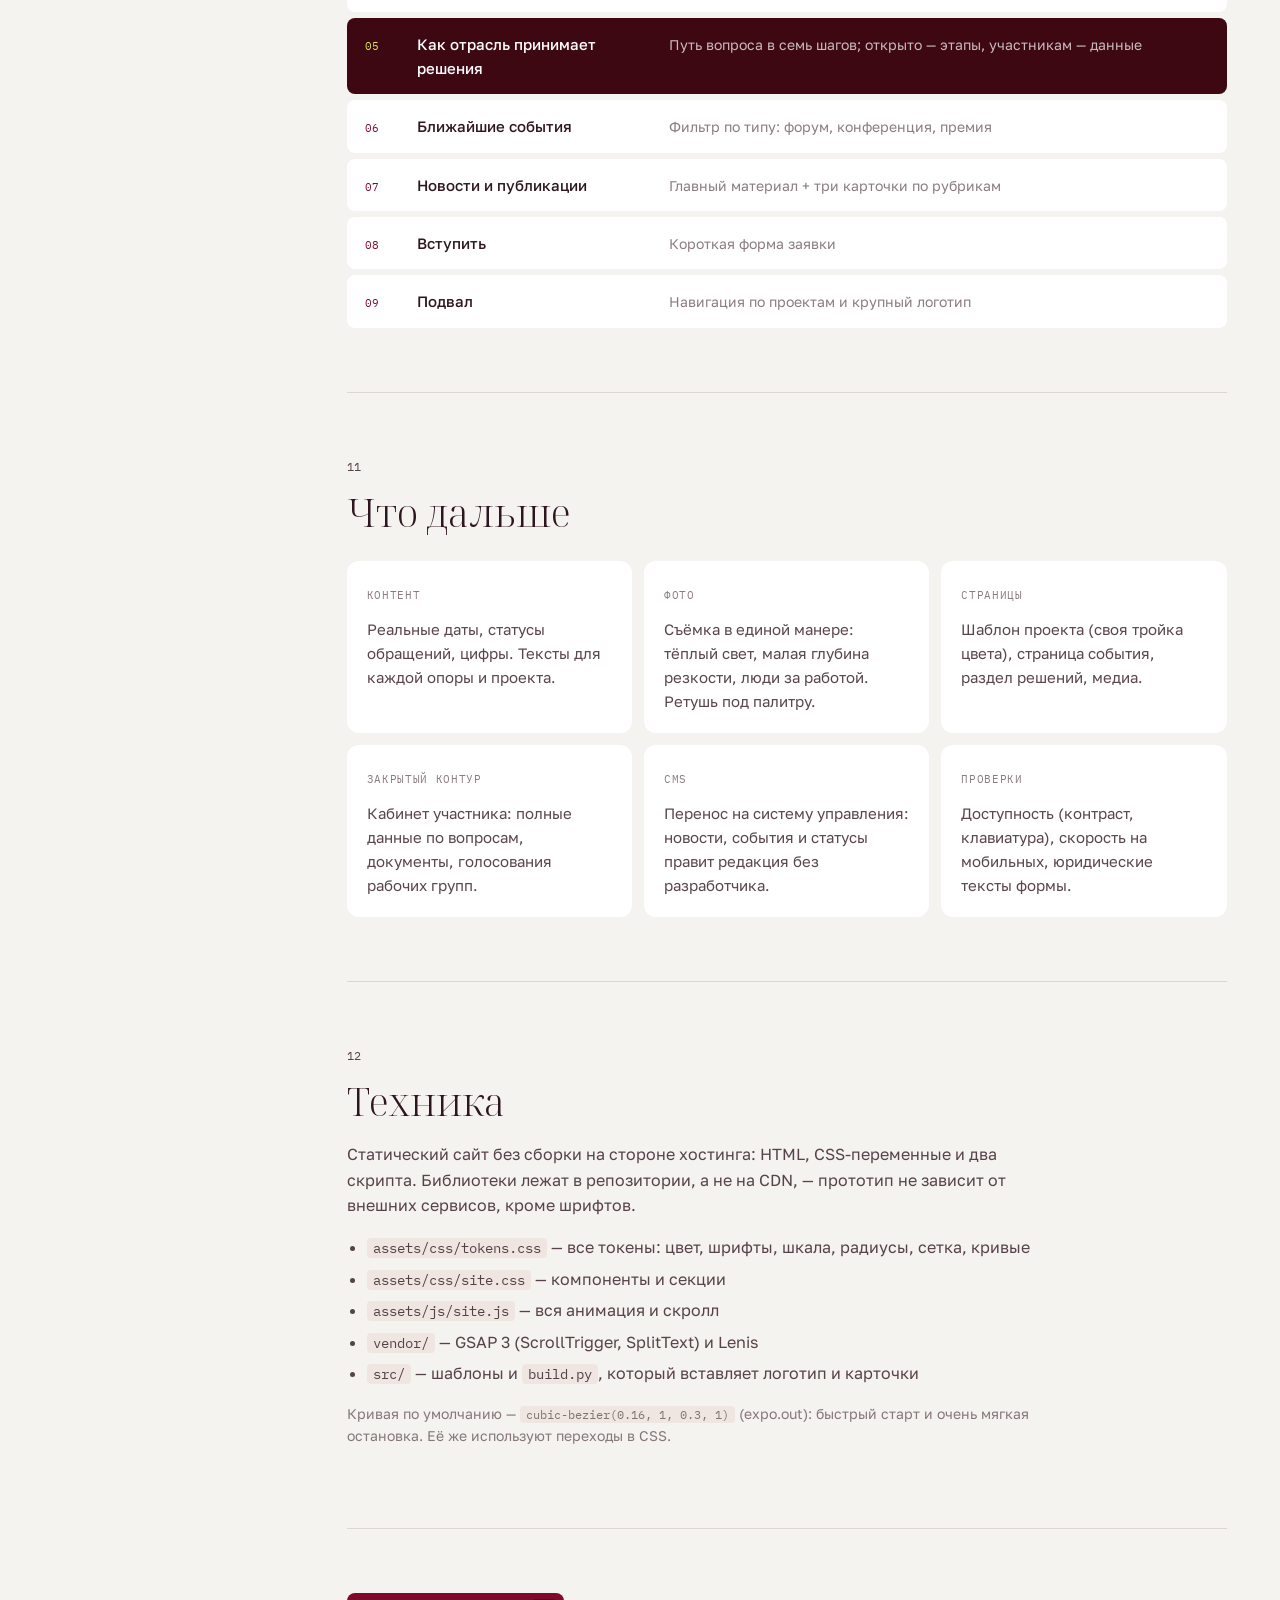
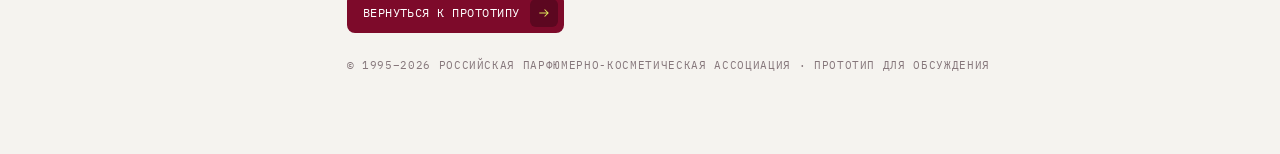
<file: concept.html>
<!doctype html>
<html lang="ru">
<head>
<meta charset="utf-8">
<meta name="viewport" content="width=device-width, initial-scale=1">
<meta name="robots" content="noindex, nofollow">
<title>РПКА — документ концепции сайта</title>
<meta name="description" content="Как устроена концепция сайта РПКА: путь к решению, токены, цвет по Иттену, типографика, движение, структура главной.">
<link rel="preconnect" href="https://fonts.googleapis.com">
<link rel="preconnect" href="https://fonts.gstatic.com" crossorigin>
<link rel="stylesheet" href="https://fonts.googleapis.com/css2?family=Golos+Text:wght@400;500;600&family=IBM+Plex+Mono:wght@400;500&family=Noto+Serif+Display:wght@300;400&display=swap">
<link rel="stylesheet" href="vendor/lenis.css">
<link rel="stylesheet" href="assets/css/tokens.css">
<link rel="stylesheet" href="assets/css/doc.css">
<link rel="icon" href="assets/img/favicon.svg" type="image/svg+xml">
<script>
  if (!window.matchMedia('(prefers-reduced-motion: reduce)').matches) document.documentElement.classList.add('motion');
</script>
</head>
<body>
<svg width="0" height="0" style="position: absolute" aria-hidden="true">
  <symbol id="logo-swoosh" viewBox="0 0 5091 5587"><path fill-rule="evenodd" d="M0 0H5091V5587H0Z M3672 0l-833 0c-923,802 -1382,1549 -1382,2074 0,421 297,611 839,667 14,1 25,12 25,24 0,12 -11,21 -25,22 -43,1 -86,2 -127,2 -620,0 -1416,-93 -1416,-930 0,-498 342,-1148 1032,-1859l-1785 0 0 5587 5091 0 0 -3442c-621,165 -1440,339 -1938,339 -570,0 -967,-114 -967,-566 0,-429 602,-1190 1486,-1918zm1194 0c-1996,1516 -2056,1798 -2056,2014 0,214 330,214 456,214 336,0 907,-132 1825,-483l0 -1745 -225 0z"/></symbol>
  <symbol id="logo-letters" viewBox="0 0 5091 5587"><path d="M1223 4083l98 0c30,0 45,-15 45,-44l0 -504c0,-30 -15,-45 -45,-45l-98 0 0 593zm1170 -740l-419 0c-12,0 -18,6 -18,18l0 1303c0,5 2,10 5,13 4,3 8,5 13,5l116 0c6,0 10,-2 13,-5 4,-3 5,-8 5,-13l0 -1174 151 0 0 1174c0,5 1,10 5,13 3,3 7,5 13,5l116 0c5,0 10,-2 13,-5 3,-3 5,-8 5,-13l0 -1303c0,-12 -6,-18 -18,-18zm1832 1320l-194 -1305c-2,-10 -9,-15 -19,-15l-155 0c-10,0 -17,5 -19,15l-194 1305c-1,2 -2,5 -2,7 0,8 6,12 17,12l128 0c9,0 15,-5 17,-16l41 -313 178 0 42 313c2,11 8,16 17,16l128 0c10,0 16,-5 16,-14 0,-2 0,-3 -1,-5zm-362 -439l71 -543 72 543 -143 0zm-1004 436l0 -1295c0,-14 7,-22 22,-22l107 0c15,0 23,8 23,22l0 557 219 -563c5,-11 14,-16 25,-16l111 0c8,0 14,2 17,7 3,5 2,12 -1,20l-236 601 260 685c2,4 3,8 3,11 0,3 0,5 -2,7 -3,5 -9,8 -18,8l-115 0c-13,0 -22,-6 -26,-17l-194 -551 -43 104 0 442c0,14 -8,22 -23,22l-107 0c-15,0 -22,-8 -22,-22zm-1788 4l0 -1303c0,-12 6,-18 18,-18l268 0c53,0 93,14 120,41 27,27 41,67 41,120l0 566c0,52 -14,92 -41,119 -28,28 -68,42 -120,42l-134 0 0 433c0,12 -6,18 -18,18l-116 0c-5,0 -10,-2 -13,-5 -3,-3 -5,-8 -5,-13z"/></symbol>
  <symbol id="i-arrow" viewBox="0 0 24 24"><path d="M4 12h15M13 6l6 6-6 6" fill="none" stroke="currentColor" stroke-width="1.8"/></symbol>
</svg>

<header class="dhdr">
  <a class="dhdr__logo" href="index.html" aria-label="К прототипу сайта"><svg class="" viewBox="0 0 5091 5587" aria-hidden="true"><use href="#logo-swoosh" style="fill: var(--garnet)"/><use href="#logo-letters" style="fill: var(--ink)"/></svg><span>Документ концепции</span></a>
  <a class="dbtn" href="index.html">Открыть прототип <span><svg class="arrow" aria-hidden="true"><use href="#i-arrow"/></svg></span></a>
</header>

<div class="dwrap">
  <nav class="toc" aria-label="Разделы документа" data-toc>
    <p class="dlabel">Содержание</p>
    <ol>
      <li><a href="#s-about">О документе</a></li>
      <li><a href="#s-task">Задача</a></li>
      <li><a href="#s-path">Путь к концепции</a></li>
      <li><a href="#s-refs">Что взяли у референсов</a></li>
      <li><a href="#s-type">Типографика</a></li>
      <li><a href="#s-color">Цвет по Иттену</a></li>
      <li><a href="#s-form">Форма и сетка</a></li>
      <li><a href="#s-comp">Компоненты</a></li>
      <li><a href="#s-motion">Движение и скролл</a></li>
      <li><a href="#s-page">Структура главной</a></li>
      <li><a href="#s-next">Что дальше</a></li>
      <li><a href="#s-tech">Техника</a></li>
    </ol>
  </nav>

  <main class="doc">
    <section class="dhero">
      <p class="dlabel">РПКА · концепция D · ноябрь 2026</p>
      <h1>Голос отрасли — <br>спокойно, точно, дорого</h1>
      <p class="dlead">Документ объясняет, из чего собрана концепция сайта Российской парфюмерно-косметической ассоциации: какие решения приняты, откуда они взяты и по каким правилам их развивать дальше. Прототип живёт рядом — каждое правило здесь можно проверить на странице.</p>
      <div class="dmeta">
        <div><span class="dlabel">Статус</span><b>Прототип для обсуждения</b></div>
        <div><span class="dlabel">Основа</span><b>Integrated Bio · Neko Health · Servercore</b></div>
        <div><span class="dlabel">Стек</span><b>HTML · CSS · GSAP · Lenis</b></div>
      </div>
    </section>

    <section id="s-about" class="dsec" data-dsec>
      <p class="dnum">01</p>
      <h2>О документе</h2>
      <p>Это рабочий прототип главной страницы и его описание. Тексты, даты и цифры в квадратных скобках — заглушки: <code>[ДД].[ММ].2026</code>, <code>[Ведомство]</code>, <code>[Статус]</code>. Фотографии взяты из архива мероприятий РПКА и стоят как пример кадра, а не финальный продакшн. Иконки направлений — третья итерация объёмных знаков из предыдущих раундов.</p>
      <p>Страница закрыта от поисковиков (<code>noindex</code> и <code>robots.txt</code>), но доступна по прямой ссылке.</p>
    </section>

    <section id="s-task" class="dsec" data-dsec>
      <p class="dnum">02</p>
      <h2>Задача</h2>
      <p>РПКА — ассоциация с 1995 года: она объединяет производителей, поставщиков сырья, дистрибьюторов, учёных и бренды и представляет их позицию перед регуляторами. Вокруг неё — семь проектов: форум, конференция, премия «Моя косметика», biorus, CosmetExpert, онлайн-школа «Наставник» и конкурсы.</p>
      <div class="dgrid3">
        <div class="dcard"><span class="dlabel">Серьёзность</span><p>Сайт говорит с министерствами и советами директоров. Он должен выглядеть как институт, а не как ивент-агентство.</p></div>
        <div class="dcard"><span class="dlabel">Отрасль</span><p>Это всё-таки красота и косметика: нужен тёплый, телесный, «дорогой» тон, а не синий корпоратив.</p></div>
        <div class="dcard"><span class="dlabel">Система</span><p>Семь проектов с разными аудиториями должны читаться как одна платформа, а не семь отдельных сайтов.</p></div>
      </div>
    </section>

    <section id="s-path" class="dsec" data-dsec>
      <p class="dnum">03</p>
      <h2>Путь к концепции</h2>
      <p>Концепция D появилась после трёх кругов поиска. Первые два дали понятное «нет» — и это сузило направление.</p>
      <ol class="dsteps">
        <li><span class="dlabel">Круг 1 · отклонён</span><b>Три концепции по одобренным раньше кейсам</b><p>Разбор токенов, три направления. Итог: «ничего не нравится» — слишком узнаваемо и шаблонно.</p></li>
        <li><span class="dlabel">Круг 2 · отклонён</span><b>Шире по референсам</b><p>Итог: «всё не то». Запрос уточнился — серьёзно, аккуратно, дорого, ближе к биотеху и премиальным брендам.</p></li>
        <li><span class="dlabel">Круг 3 · выбран</span><b>Integrated Bio, Neko Health, Servercore</b><p>Строгая сетка, крупная антиква на воздухе, фото как продукт, моноширинные метки. Реакция: «гораздо лучше, считывается серьёзность».</p></li>
        <li><span class="dlabel">Правка</span><b>Гранат ведёт, Васаби — искра</b><p>Жёлто-зелёный слишком перетягивал внимание. Баланс пересчитан по Иттену: гранат — основной цвет, Васаби остался сигналом.</p></li>
      </ol>
    </section>

    <section id="s-refs" class="dsec" data-dsec>
      <p class="dnum">04</p>
      <h2>Что взяли у референсов</h2>
      <p>Мы не копируем сайты, а забираем приёмы, которые отвечают за ощущение «серьёзно и дорого». Каждый приём — с понятной причиной.</p>
      <div class="dtable" role="table">
        <div class="dtr dth" role="row"><span>Источник</span><span>Приём</span><span>Как в РПКА</span></div>
        <div class="dtr" role="row"><span>Integrated Bio</span><span>Плавный скролл, раскрытие фото рамкой, построчное появление заголовков, приглушённая палитра</span><span>Lenis с теми же параметрами, hero раскрывается из скруглённой рамки, заголовки идут строками из-под маски</span></div>
        <div class="dtr" role="row"><span>Neko Health</span><span>Тёплый светлый фон, медицинская аккуратность, крупные фотографии людей, мало элементов на экране</span><span>Фон «Облако» и «Пудра», фото мероприятий как главный материал, по одной мысли на экран</span></div>
        <div class="dtr" role="row"><span>Servercore</span><span>Моноширинные метки, скобки, нумерация шагов, таблицы и данные как часть эстетики</span><span>IBM Plex Mono в метках, <code>[ скобки ]</code>, счётчик шагов 01/07 и «трубопровод» решений</span></div>
      </div>
    </section>

    <section id="s-type" class="dsec" data-dsec>
      <p class="dnum">05</p>
      <h2>Типографика: голос, дела, метки</h2>
      <p>Три гарнитуры — три роли. Их нельзя смешивать внутри одной роли: тогда шрифт сам подсказывает, что перед вами — позиция, факт или служебная метка.</p>
      <div class="dtype">
        <div class="dtype__row"><span class="dlabel">Голос · Noto Serif Display 300</span><p class="sp-serif">Голос косметической отрасли</p><small>Заголовки и крупные высказывания. Тонкое начертание, межстрочный 1.0–1.1, никогда не жирное.</small></div>
        <div class="dtype__row"><span class="dlabel">Дела · Golos Text 400/500</span><p class="sp-sans">Тридцать лет общих решений</p><small>Интерфейс, текст, карточки, формы. Российский гротеск с хорошей кириллицей.</small></div>
        <div class="dtype__row"><span class="dlabel">Метки · IBM Plex Mono 400</span><p class="sp-mono">[ С 1996 ГОДА ] · 05 / 07 ПОЗИЦИЯ</p><small>Капс, разрядка 0.04em, 11–13 px. Даты, статусы, номера шагов, категории.</small></div>
      </div>
      <div class="dscale">
        <span>Display 52–96</span><span>H2 40–64</span><span>Statement 32–52</span><span>H3 26–32</span><span>Card 24</span><span>Lead 18</span><span>Body 16</span><span>Label 13</span><span>Micro 11</span>
      </div>
      <p class="dnote">Все шрифты — Google Fonts (OFL), лицензионно чистые для прототипа. Если бренд-бук закрепит коммерческие гарнитуры, роли и шкала останутся теми же.</p>
    </section>

    <section id="s-color" class="dsec" data-dsec>
      <p class="dnum">06</p>
      <h2>Цвет по Иттену</h2>
      <p>Гранат (красно-фиолетовый) и Васаби (жёлто-зелёный) стоят на круге Иттена друг напротив друга — это дополнительная пара. Такая пара всегда даёт максимальное напряжение, поэтому важно, кто из них хозяин.</p>
      <div class="dprop" aria-label="Пропорции палитры">
        <i style="flex: 60; background: var(--bg)"><b>Облако 60%</b></i>
        <i style="flex: 15; background: var(--powder)"><b>Пудра 15%</b></i>
        <i style="flex: 15; background: var(--garnet); color: #fff"><b>Гранат 15%</b></i>
        <i style="flex: 8; background: var(--ink); color: #fff"><b>Слива 8%</b></i>
        <i style="flex: 2; background: var(--spark)"></i>
      </div>
      <div class="dswatch">
        <div><i style="background: #F5F3EF"></i><b>Облако</b><code>#F5F3EF</code><small>Фон, воздух</small></div>
        <div><i style="background: #E9D7D0"></i><b>Пудра</b><code>#E9D7D0</code><small>Панели, тепло</small></div>
        <div><i style="background: #7D0A2A"></i><b>Гранат</b><code>#7D0A2A</code><small>Бренд, действие</small></div>
        <div><i style="background: #3E0813"></i><b>Глубокий гранат</b><code>#3E0813</code><small>Тёмные секции</small></div>
        <div><i style="background: #2E1620"></i><b>Слива</b><code>#2E1620</code><small>Текст</small></div>
        <div><i style="background: #DCE45A"></i><b>Васаби</b><code>#DCE45A</code><small>Искра ≤ 2%</small></div>
      </div>
      <h3>Почему Васаби должен быть маленьким</h3>
      <p>По Гёте светлота жёлто-зелёного примерно в 1,5–2 раза выше, чем у красно-фиолетового. Гармоничное равновесие пары — около 3 : 5 по площади (Васаби : гранат). Мы сознательно ломаем его до 2 : 15 — это «контраст количества»: маленькое светлое пятно на большом тёмном поле читается как сигнал, а не как фон.</p>
      <div class="dgrid3">
        <div class="dcard"><span class="dlabel">Можно</span><p>Точки у меток на тёмном, стрелка внутри кнопки, заполнение «трубопровода» решений, активный шаг.</p></div>
        <div class="dcard"><span class="dlabel">Нельзя</span><p>Фоны, крупный текст, заливка кнопок, Васаби на светлом фоне (теряет контраст и выглядит грязно).</p></div>
        <div class="dcard"><span class="dlabel">Направления</span><p>У каждого проекта своя тройка: глубокий · основной · светлый. Они живут только в карточках и на страницах проектов.</p></div>
      </div>
    </section>

    <section id="s-form" class="dsec" data-dsec>
      <p class="dnum">07</p>
      <h2>Форма и сетка</h2>
      <div class="dradii">
        <div><i style="border-radius: 8px"></i><b>8</b><small>кнопки</small></div>
        <div><i style="border-radius: 12px"></i><b>12</b><small>карточки</small></div>
        <div><i style="border-radius: 20px"></i><b>20</b><small>фото</small></div>
        <div><i style="border-radius: 28px"></i><b>28</b><small>блоки</small></div>
        <div><i style="border-radius: 999px"></i><b>999</b><small>пилюли</small></div>
      </div>
      <p>Сетка — 12 колонок с отступом по краю <code>clamp(16px, 3.33vw, 48px)</code> и шагом 20 px. Тёмные блоки почти касаются краёв экрана (отступ 6–12 px) — так они выглядят как «листы», вложенные в страницу. Между секциями 80–120 px воздуха.</p>
    </section>

    <section id="s-comp" class="dsec" data-dsec>
      <p class="dnum">08</p>
      <h2>Компоненты</h2>
      <div class="dcomp">
        <div class="dcomp__item"><div class="dcomp__demo"><a class="dbtn dbtn--g" href="#s-comp">Об ассоциации <span><svg class="arrow" aria-hidden="true"><use href="#i-arrow"/></svg></span></a></div><b>Кнопка-пара</b><p>Капсула с текстом + квадрат со стрелкой. При наведении стрелка уезжает и возвращается — приём Integrated Bio.</p></div>
        <div class="dcomp__item"><div class="dcomp__demo"><span class="sp-mono dlabel--dot">Об ассоциации</span></div><b>Метка</b><p>Моно-капс с точкой граната. На тёмном точка становится Васаби.</p></div>
        <div class="dcomp__item"><div class="dcomp__demo"><span class="sp-mono">[ Энциклопедия ]</span></div><b>Скобки</b><p>Тег категории в карточке проекта. Скобки вместо плашек — легче и строже.</p></div>
        <div class="dcomp__item"><div class="dcomp__demo dcomp__demo--dark"><span class="dsegs"><i class="on"></i><i class="on"></i><i class="on"></i><i class="on"></i><i></i><i></i><i></i></span></div><b>Трубопровод</b><p>Семь сегментов пути вопроса — от инициативы до обращения. Единственное место, где Васаби занимает заметную длину.</p></div>
      </div>
    </section>

    <section id="s-motion" class="dsec" data-dsec>
      <p class="dnum">09</p>
      <h2>Движение и скролл</h2>
      <p>Принцип: движение подтверждает смысл, а не развлекает. Всё медленное, с длинным «хвостом» замедления; ничего не прыгает и не крутится. Параметры сняты с кода Integrated Bio и других сильных кейсов, затем подогнаны под РПКА.</p>
      <div class="dtable dtable--motion" role="table">
        <div class="dtr dth" role="row"><span>Где</span><span>Что происходит</span><span>Параметры</span><span>Источник</span></div>
        <div class="dtr" role="row"><span>Вся страница</span><span>Инерционный скролл, синхронизированный с анимациями</span><span><code>Lenis lerp 0.1 · duration 1.2</code>, якоря со смещением −72 px</span><span>Integrated Bio</span></div>
        <div class="dtr" role="row"><span>Hero</span><span>Фото раскрывается из скруглённой рамки, кадр «успокаивается» из увеличения</span><span><code>clip-path inset(10% 8%) → 0</code>, 1.6 s, expo.inOut; scale 1.25 → 1</span><span>Integrated Bio</span></div>
        <div class="dtr" role="row"><span>Заголовки</span><span>Строки выезжают снизу из-под маски</span><span><code>SplitText lines, yPercent 110 → 0</code>, шаг 0.08 s, expo.out</span><span>Integrated Bio, Locomotive</span></div>
        <div class="dtr" role="row"><span>Высказывание</span><span>Слова «проявляются» по мере чтения</span><span>opacity 0.16 → 1, привязано к скроллу (scrub)</span><span>Apple, Integrated Bio</span></div>
        <div class="dtr" role="row"><span>Решения</span><span>Блок закрепляется, скролл проводит вопрос по семи шагам</span><span><code>pin</code> на 140% высоты, счётчик 01/07, линия scaleX</span><span>Servercore, Linear</span></div>
        <div class="dtr" role="row"><span>Бегущая строка</span><span>Едет постоянно, ускоряется от скорости скролла и меняет направление</span><span>xPercent −50 за 38 s, timeScale от velocity с затуханием</span><span>Integrated Bio, Studio Freight</span></div>
        <div class="dtr" role="row"><span>Карточки</span><span>Появляются пачками; знак слегка следует за курсором</span><span>ScrollTrigger.batch, y 40 → 0; quickTo ±10 px только для мыши</span><span>Neko Health</span></div>
        <div class="dtr" role="row"><span>События</span><span>Фото «поднимаются» шторкой, внутри — параллакс</span><span>clip-path inset(100% 0 0 0) → 0, yPercent −8 → 8</span><span>Integrated Bio</span></div>
        <div class="dtr" role="row"><span>Подвал</span><span>Слово «РПКА» собирается по буквам</span><span>chars yPercent 100 → 0, шаг 0.04 s</span><span>Servercore</span></div>
        <div class="dtr" role="row"><span>Шапка</span><span>Прячется при скролле вниз, возвращается при скролле вверх</span><span>translateY, 0.4 s</span><span>стандарт</span></div>
      </div>
      <h3>Доступность движения</h3>
      <p>Если в системе включено «уменьшение движения», анимации не запускаются: контент показывается сразу, скролл нативный, трубопровод сразу заполнен. Если скрипты не загрузились за 4 секунды — страница тоже раскрывается целиком. Закрепление блока «Решения» работает только на широких экранах; на телефоне шаги проигрываются один раз при появлении.</p>
    </section>

    <section id="s-page" class="dsec" data-dsec>
      <p class="dnum">10</p>
      <h2>Структура главной</h2>
      <ol class="dmap">
        <li><b>Hero</b><span>Позиционирование и три факта: с 1995, 7 проектов, 700+ специалистов</span></li>
        <li><b>Об ассоциации</b><span>Высказывание и три опоры: голос отрасли, события, знание</span></li>
        <li><b>Бегущая строка</b><span>Ритм-пауза между смысловыми блоками</span></li>
        <li><b>Проекты</b><span>Семь направлений + карточка вступления</span></li>
        <li><b>Как отрасль принимает решения</b><span>Путь вопроса в семь шагов; открыто — этапы, участникам — данные</span></li>
        <li><b>Ближайшие события</b><span>Фильтр по типу: форум, конференция, премия</span></li>
        <li><b>Новости и публикации</b><span>Главный материал + три карточки по рубрикам</span></li>
        <li><b>Вступить</b><span>Короткая форма заявки</span></li>
        <li><b>Подвал</b><span>Навигация по проектам и крупный логотип</span></li>
      </ol>
    </section>

    <section id="s-next" class="dsec" data-dsec>
      <p class="dnum">11</p>
      <h2>Что дальше</h2>
      <div class="dgrid3">
        <div class="dcard"><span class="dlabel">Контент</span><p>Реальные даты, статусы обращений, цифры. Тексты для каждой опоры и проекта.</p></div>
        <div class="dcard"><span class="dlabel">Фото</span><p>Съёмка в единой манере: тёплый свет, малая глубина резкости, люди за работой. Ретушь под палитру.</p></div>
        <div class="dcard"><span class="dlabel">Страницы</span><p>Шаблон проекта (своя тройка цвета), страница события, раздел решений, медиа.</p></div>
        <div class="dcard"><span class="dlabel">Закрытый контур</span><p>Кабинет участника: полные данные по вопросам, документы, голосования рабочих групп.</p></div>
        <div class="dcard"><span class="dlabel">CMS</span><p>Перенос на систему управления: новости, события и статусы правит редакция без разработчика.</p></div>
        <div class="dcard"><span class="dlabel">Проверки</span><p>Доступность (контраст, клавиатура), скорость на мобильных, юридические тексты формы.</p></div>
      </div>
    </section>

    <section id="s-tech" class="dsec" data-dsec>
      <p class="dnum">12</p>
      <h2>Техника</h2>
      <p>Статический сайт без сборки на стороне хостинга: HTML, CSS-переменные и два скрипта. Библиотеки лежат в репозитории, а не на CDN, — прототип не зависит от внешних сервисов, кроме шрифтов.</p>
      <ul class="dlist">
        <li><code>assets/css/tokens.css</code> — все токены: цвет, шрифты, шкала, радиусы, сетка, кривые</li>
        <li><code>assets/css/site.css</code> — компоненты и секции</li>
        <li><code>assets/js/site.js</code> — вся анимация и скролл</li>
        <li><code>vendor/</code> — GSAP 3 (ScrollTrigger, SplitText) и Lenis</li>
        <li><code>src/</code> — шаблоны и <code>build.py</code>, который вставляет логотип и карточки</li>
      </ul>
      <p class="dnote">Кривая по умолчанию — <code>cubic-bezier(0.16, 1, 0.3, 1)</code> (expo.out): быстрый старт и очень мягкая остановка. Её же используют переходы в CSS.</p>
    </section>

    <footer class="dftr">
      <a class="dbtn dbtn--g" href="index.html">Вернуться к прототипу <span><svg class="arrow" aria-hidden="true"><use href="#i-arrow"/></svg></span></a>
      <span class="dlabel">© 1995–2026 Российская парфюмерно-косметическая ассоциация · прототип для обсуждения</span>
    </footer>
  </main>
</div>

<script src="vendor/lenis.min.js" defer></script>
<script src="vendor/gsap.min.js" defer></script>
<script src="vendor/ScrollTrigger.min.js" defer></script>
<script src="assets/js/doc.js" defer></script>
</body>
</html>
</file>
<file: vendor/lenis.css>
html.lenis,
html.lenis body {
  height: auto;
}

.lenis:not(.lenis-autoToggle).lenis-stopped {
  overflow: clip;
}

.lenis [data-lenis-prevent],
.lenis [data-lenis-prevent-wheel],
.lenis [data-lenis-prevent-touch],
.lenis [data-lenis-prevent-vertical],
.lenis [data-lenis-prevent-horizontal] {
  overscroll-behavior: contain;
}

.lenis.lenis-smooth iframe {
  pointer-events: none;
}

.lenis.lenis-autoToggle {
  transition-property: overflow;
  transition-duration: 1ms;
  transition-behavior: allow-discrete;
}
</file>
<file: assets/css/tokens.css>
/* РПКА · токены концепции D
   Гранат ведёт, Васаби — искра (≤2% площади, только на тёмном и в сигналах) */
:root {
  /* Цвет */
  --bg: #F5F3EF;          /* Облако — фон, ~60% */
  --panel: #EFE6E2;       /* светлая Пудра — панели */
  --powder: #E9D7D0;      /* Пудра, ~15% */
  --ink: #2E1620;         /* Слива — текст и тёмное, ~8% */
  --ink-80: rgba(46, 22, 32, 0.8);
  --ink-70: rgba(46, 22, 32, 0.7);
  --mute: rgba(46, 22, 32, 0.56);
  --line: rgba(46, 22, 32, 0.12);
  --garnet: #7D0A2A;      /* Гранат — бренд и действие, ~15% вместе с глубоким */
  --garnet-d: #5C0720;
  --deep: #3E0813;        /* глубокий гранат — тёмные секции */
  --deeper: #2A0A12;
  --spark: #DCE45A;       /* Васаби — искра */
  --white: #FFFFFF;
  --on-dark-70: rgba(255, 255, 255, 0.72);
  --on-dark-50: rgba(255, 255, 255, 0.5);
  --on-dark-line: rgba(255, 255, 255, 0.14);

  /* Направления: глубокий · основной · светлый */
  --forum-d: #4A0E24;   --forum: #B5174F;   --forum-l: #F4C9D2;
  --conf-d: #0B3B3A;    --conf: #0E5E5C;    --conf-l: #CFE6DF;
  --award-d: #3B2410;   --award: #C8902A;   --award-l: #F2E1BE;
  --bio-d: #2E3A12;     --bio: #8E9C1F;     --bio-l: #E4E7C4;
  --expert-d: #121C4F;  --expert: #263A9A;  --expert-l: #D6DDF2;
  --mentor-d: #5A2116;  --mentor: #D9552B;  --mentor-l: #F6D3BC;
  --contest-d: #2A1238; --contest: #5E2A7A; --contest-l: #E2D2EE;

  /* Шрифты: голос · дела · метки */
  --f-serif: 'Noto Serif Display', Georgia, 'Times New Roman', serif;
  --f-sans: 'Golos Text', system-ui, -apple-system, 'Segoe UI', sans-serif;
  --f-mono: 'IBM Plex Mono', ui-monospace, 'SFMono-Regular', Menlo, monospace;

  /* Шкала */
  --t-display: clamp(52px, 6.7vw, 96px);
  --t-h2: clamp(40px, 4.45vw, 64px);
  --t-statement: clamp(32px, 3.6vw, 52px);
  --t-h3: clamp(26px, 2.2vw, 32px);
  --t-card: 24px;
  --t-lead: 18px;
  --t-body: 16px;
  --t-small: 15px;
  --t-label: 13px;
  --t-micro: 11px;

  /* Форма */
  --r-btn: 8px;
  --r-card: 12px;
  --r-photo: 20px;
  --r-block: 28px;
  --r-pill: 999px;

  /* Сетка */
  --pad: clamp(16px, 3.33vw, 48px);
  --edge: clamp(6px, 0.83vw, 12px);
  --gap: 20px;
  --section: clamp(80px, 8.3vw, 120px);

  /* Движение */
  --ease-out: cubic-bezier(0.16, 1, 0.3, 1);
  --ease-soft: cubic-bezier(0.25, 1, 0.5, 1);
  --t-fast: 0.2s;
  --t-base: 0.6s;
}
</file>
<file: assets/css/site.css>
/* РПКА · сайт · концепция D */
*, *::before, *::after { box-sizing: border-box; }
html { -webkit-text-size-adjust: 100%; }
body {
  margin: 0;
  background: var(--bg);
  color: var(--ink);
  font-family: var(--f-sans);
  font-size: var(--t-body);
  line-height: 1.5;
  -webkit-font-smoothing: antialiased;
  text-rendering: optimizeLegibility;
}
img { display: block; max-width: 100%; }
a { color: inherit; }
button { font: inherit; color: inherit; }
:focus-visible { outline: 2px solid var(--garnet); outline-offset: 3px; border-radius: 4px; }
.on-dark :focus-visible { outline-color: var(--spark); }
.sr-only { position: absolute; width: 1px; height: 1px; overflow: hidden; clip: rect(0 0 0 0); white-space: nowrap; }
.skip { position: absolute; left: 12px; top: -60px; z-index: 100; background: var(--garnet); color: #fff; padding: 10px 14px; border-radius: var(--r-btn); text-decoration: none; }
.skip:focus { top: 12px; }

/* ——— Метки ——— */
.label { display: inline-flex; align-items: center; gap: 8px; font-family: var(--f-mono); font-size: var(--t-label); line-height: 16px; letter-spacing: 0.04em; text-transform: uppercase; }
.label::before { content: ''; width: 7px; height: 7px; border-radius: 50%; background: var(--garnet); flex: none; }
.on-dark .label::before, .label--spark::before { background: var(--spark); }
.label--light { color: #fff; }
.label--light::before { background: var(--spark); }
.br { font-family: var(--f-mono); font-size: var(--t-label); line-height: 16px; letter-spacing: 0.04em; text-transform: uppercase; white-space: nowrap; }
.br::before { content: '[\00a0'; } .br::after { content: '\00a0]'; }

/* ——— Кнопки ——— */
.btn { display: inline-flex; gap: 4px; text-decoration: none; cursor: pointer; border: 0; padding: 0; background: none; }
.btn__text { display: inline-flex; align-items: center; height: 44px; padding: 0 18px; border-radius: var(--r-btn); background: var(--garnet); color: #fff; font-family: var(--f-mono); font-size: var(--t-label); letter-spacing: 0.04em; text-transform: uppercase; transition: background var(--t-fast) ease; }
.btn__sq { position: relative; overflow: hidden; display: inline-flex; align-items: center; justify-content: center; width: 44px; height: 44px; border-radius: var(--r-btn); background: var(--garnet-d); color: var(--spark); }
.btn--light .btn__text { background: #fff; color: var(--ink); }
.btn--light .btn__sq { background: var(--garnet); }
.btn:hover .btn__text { background: var(--garnet-d); }
.btn--light:hover .btn__text { background: var(--powder); }
.arrow { width: 16px; height: 16px; flex: none; }
.btn__sq .arrow, .sq .arrow { transition: transform 0.45s var(--ease-out); }
.btn__sq .arrow + .arrow, .sq .arrow + .arrow { position: absolute; transform: translateX(-160%); }
.btn:hover .btn__sq .arrow:first-child, a:hover > .sq .arrow:first-child, a:hover .sq .arrow:first-child { transform: translateX(160%); }
.btn:hover .btn__sq .arrow + .arrow, a:hover > .sq .arrow + .arrow, a:hover .sq .arrow + .arrow { transform: translateX(0); }
.sq { position: relative; overflow: hidden; flex: none; display: inline-flex; align-items: center; justify-content: center; width: 40px; height: 40px; border-radius: var(--r-btn); background: var(--garnet); color: #fff; }
.sq--lg { width: 48px; height: 48px; border-radius: 12px; }
.sq--deep { background: var(--garnet-d); color: var(--spark); }
.pill-btn { display: inline-flex; align-items: center; gap: 12px; height: 48px; padding: 0 20px; border-radius: var(--r-pill); background: rgba(255,255,255,0.92); color: var(--ink); text-decoration: none; font-size: 16px; font-weight: 500; backdrop-filter: blur(8px); transition: background var(--t-fast) ease, transform var(--t-fast) ease; }
.pill-btn:hover { background: #fff; }
.link-sq { display: inline-flex; align-items: center; gap: 16px; text-decoration: none; font-weight: 500; }

/* ——— Шапка ——— */
.hdr { position: fixed; z-index: 50; top: 0; left: 0; right: 0; display: flex; justify-content: space-between; align-items: center; gap: 24px; padding: 14px var(--pad); transition: transform 0.6s var(--ease-out), background 0.3s ease; }
.hdr.is-hidden { transform: translateY(-110%); }
.hdr.is-solid { background: rgba(245, 243, 239, 0.86); backdrop-filter: blur(14px); -webkit-backdrop-filter: blur(14px); }
.hdr__logo { display: flex; align-items: center; gap: 12px; text-decoration: none; }
.hdr__logo svg { width: 40px; height: 44px; }
.hdr__name { font-size: 14px; line-height: 17px; max-width: 200px; }
.hdr__nav { display: flex; align-items: center; gap: 2px; padding: 4px; border-radius: var(--r-card); background: var(--panel); }
.hdr__nav a { position: relative; padding: 10px 14px; border-radius: var(--r-btn); font-family: var(--f-mono); font-size: var(--t-label); letter-spacing: 0.04em; text-transform: uppercase; text-decoration: none; transition: background var(--t-fast) ease; }
.hdr__nav a:hover { background: rgba(255,255,255,0.7); }
.hdr__nav a.is-current { background: #fff; }
.hdr__nav .nav-join { background: var(--garnet); color: #fff; margin-left: 6px; }
.hdr__nav .nav-join:hover { background: var(--garnet-d); }
.hdr__nav .nav-cab { border: 1px solid var(--line); }
.hdr__burger { display: none; align-items: center; gap: 10px; height: 44px; padding: 0 16px; border: 0; border-radius: var(--r-btn); background: var(--ink); color: #fff; font-family: var(--f-mono); font-size: var(--t-label); text-transform: uppercase; letter-spacing: 0.04em; cursor: pointer; }
.hero-light .hdr:not(.is-solid) .hdr__name { color: var(--ink); }

.menu { position: fixed; inset: 0; z-index: 60; background: var(--deeper); color: #fff; padding: 88px var(--pad) 32px; display: flex; flex-direction: column; justify-content: space-between; }
.menu[hidden] { display: none; }
.menu__list { list-style: none; margin: 0; padding: 0; display: flex; flex-direction: column; }
.menu__list a { display: block; padding: 12px 0; border-bottom: 1px solid var(--on-dark-line); font-family: var(--f-serif); font-weight: 300; font-size: 38px; line-height: 1.1; text-decoration: none; }
.menu__close { position: absolute; top: 14px; right: var(--pad); height: 44px; padding: 0 16px; border: 1px solid var(--on-dark-line); border-radius: var(--r-btn); background: none; color: #fff; font-family: var(--f-mono); font-size: var(--t-label); text-transform: uppercase; cursor: pointer; }

/* ——— Герой ——— */
.hero { padding: 72px var(--edge) 0; }
.hero__frame { position: relative; min-height: calc(100svh - 84px); max-height: 980px; border-radius: var(--r-block); overflow: hidden; color: #fff; display: flex; align-items: flex-end; justify-content: center; will-change: transform; }
.hero__img { position: absolute; inset: 0; width: 100%; height: 100%; object-fit: cover; object-position: center 35%; will-change: transform; }
.hero__shade { position: absolute; inset: 0; background: linear-gradient(180deg, rgba(27,10,18,0.18) 0%, rgba(27,10,18,0.04) 38%, rgba(27,10,18,0.78) 100%); }
.hero__content { position: relative; z-index: 1; width: 100%; padding: 0 36px 40px; max-width: 1100px; display: flex; flex-direction: column; align-items: center; text-align: center; gap: 26px; }
.hero__title { margin: 0; font-family: var(--f-serif); font-weight: 300; font-size: var(--t-display); line-height: 1.0; letter-spacing: -0.01em; }
.hero__lead { margin: 0; font-size: var(--t-lead); line-height: 26px; max-width: 560px; color: rgba(255,255,255,0.88); }
.facts { display: flex; flex-wrap: wrap; justify-content: center; margin: 22px 0 0; }
.facts > div { padding: 0 40px; display: flex; flex-direction: column; gap: 4px; }
.facts > div + div { border-left: 1px solid rgba(255,255,255,0.35); }
.facts dt { font-size: 24px; line-height: 28px; font-weight: 500; font-variant-numeric: tabular-nums; }
.facts dd { margin: 0; font-size: var(--t-small); line-height: 20px; color: var(--on-dark-70); }

/* ——— Заявление ——— */
.statement { padding: var(--section) var(--pad) 96px; display: grid; grid-template-columns: minmax(0, 1fr) minmax(0, 2fr); gap: 40px; }
.statement__body { display: flex; flex-direction: column; gap: 40px; }
.statement__text { margin: 0; font-size: var(--t-statement); line-height: 1.12; letter-spacing: -0.02em; }
.statement__cols { display: grid; grid-template-columns: repeat(2, minmax(0, 1fr)); gap: 24px; font-size: var(--t-lead); line-height: 26px; color: var(--ink-80); }
.statement__cols p { margin: 0; }

/* ——— Опоры ——— */
.pillars { padding: 0 var(--pad); }
.pillars__grid { display: grid; grid-template-columns: repeat(3, minmax(0, 1fr)); border-radius: 16px; overflow: hidden; }
.pillar { min-height: 320px; padding: 24px; display: flex; flex-direction: column; justify-content: space-between; gap: 40px; }
.pillar__num { align-self: flex-end; font-family: var(--f-mono); font-size: var(--t-label); }
.pillar h3 { margin: 0 0 10px; font-weight: 400; font-size: 28px; line-height: 32px; letter-spacing: -0.01em; }
.pillar p { margin: 0; max-width: 380px; font-size: var(--t-body); line-height: 22px; opacity: 0.82; }
.pillar--garnet { background: var(--garnet); color: #fff; }
.pillar--ink { background: var(--ink); color: #fff; }
.pillar--powder { background: var(--powder); }

/* ——— Бегущая строка ——— */
.marquee { padding: 96px 0 72px; overflow: hidden; }
.marquee__track { display: flex; width: max-content; will-change: transform; }
.marquee__item { flex: none; padding-right: 0.35em; font-size: clamp(72px, 9.7vw, 140px); line-height: 1; letter-spacing: -0.03em; white-space: nowrap; }
.marquee__item i { font-style: normal; color: var(--garnet); }

/* ——— Заголовки секций ——— */
.sec-head { display: flex; flex-direction: column; gap: 20px; margin-bottom: 48px; }
.sec-head__row { display: flex; justify-content: space-between; align-items: flex-end; gap: 24px; flex-wrap: wrap; }
.sec-head h2 { margin: 0; font-family: var(--f-serif); font-weight: 300; font-size: var(--t-h2); line-height: 1.08; }
.sec-head__link { display: inline-flex; gap: 10px; align-items: center; font-family: var(--f-mono); font-size: var(--t-label); letter-spacing: 0.04em; text-transform: uppercase; text-decoration: none; }
.sec-head__link:hover { color: var(--garnet); }

/* ——— Проекты ——— */
.projects { padding: 0 var(--pad) var(--section); }
.projects__grid { display: grid; grid-template-columns: repeat(4, minmax(0, 1fr)); gap: var(--gap); }
.pcard { display: flex; flex-direction: column; background: #fff; border-radius: var(--r-card); padding: 8px; text-decoration: none; transition: transform 0.6s var(--ease-out), box-shadow 0.6s var(--ease-out); }
.pcard:hover { transform: translateY(-6px); box-shadow: 0 18px 40px -24px rgba(46,22,32,0.35); }
.pcard__media { position: relative; height: 210px; border-radius: var(--r-btn); display: flex; align-items: center; justify-content: center; overflow: hidden; }
.pcard__media .br { position: absolute; left: 12px; top: 12px; }
.pcard__media img { width: 136px; height: 136px; object-fit: contain; will-change: transform; }
.pcard__body { flex: 1; padding: 16px 12px 12px; display: flex; flex-direction: column; gap: 8px; }
.pcard__title { font-size: var(--t-card); line-height: 30px; letter-spacing: -0.01em; }
.pcard__desc { font-size: var(--t-small); line-height: 21px; color: var(--ink-70); }
.pcard__go { margin-top: auto; padding-top: 14px; display: flex; justify-content: space-between; align-items: center; font-family: var(--f-mono); font-size: 12px; letter-spacing: 0.04em; text-transform: uppercase; color: var(--ink-70); }
.pcard--ink { background: var(--ink); color: #fff; }
.pcard--ink .pcard__desc, .pcard--ink .pcard__go { color: var(--on-dark-70); }
.pcard--join { background: var(--garnet); color: #fff; padding: 20px; justify-content: space-between; min-height: 430px; }
.pcard--join .label { color: #fff; }
.pcard--join .label::before { background: var(--spark); }
.pcard--join h3 { margin: 0; font-family: var(--f-serif); font-weight: 300; font-size: 44px; line-height: 48px; }
.pcard--join p { margin: 0; font-size: var(--t-small); line-height: 21px; color: rgba(255,255,255,0.85); }

/* ——— Решения (пайплайн) ——— */
.decisions { padding: 0 var(--edge); }
.decisions__panel { background: var(--deep); color: #fff; border-radius: var(--r-block); padding: 96px 36px 72px; }
.decisions__lead { margin: -16px 0 40px; max-width: 640px; font-size: var(--t-lead); line-height: 26px; color: var(--on-dark-70); }
.stepper { display: flex; align-items: center; gap: 20px; margin-bottom: 36px; flex-wrap: wrap; }
.stepper__count { font-family: var(--f-mono); font-size: var(--t-label); color: var(--on-dark-50); }
.stepper__count b { color: #fff; font-weight: 500; }
.stepper__name { font-family: var(--f-serif); font-weight: 300; font-size: 32px; line-height: 1; min-width: 260px; }
.stepper__bar { flex: 1; min-width: 160px; height: 2px; background: var(--on-dark-line); position: relative; overflow: hidden; border-radius: 2px; }
.stepper__fill { position: absolute; inset: 0; background: var(--spark); transform-origin: left; transform: scaleX(0); }
.pipe { width: 100%; border-collapse: collapse; }
.pipe th { padding: 0 0 14px; text-align: left; font-family: var(--f-mono); font-weight: 400; font-size: var(--t-micro); letter-spacing: 0.04em; text-transform: uppercase; color: var(--on-dark-50); }
.pipe td { padding: 22px 0; border-top: 1px solid var(--on-dark-line); vertical-align: middle; }
.pipe td + td, .pipe th + th { padding-left: 24px; }
.pipe__q { font-size: 20px; line-height: 26px; width: 34%; }
.pipe__where { font-family: var(--f-mono); font-size: var(--t-label); color: var(--on-dark-50); width: 16%; }
.pipe__stat { font-family: var(--f-mono); font-size: var(--t-label); text-transform: uppercase; color: var(--on-dark-50); text-align: right; width: 12%; }
.pipe__legend { display: grid; grid-template-columns: repeat(7, minmax(0, 1fr)); gap: 4px; }
.pipe__legend span { transition: color 0.3s ease; }
.pipe__legend span.is-on { color: var(--spark); }
.segs { display: grid; grid-template-columns: repeat(7, minmax(0, 1fr)); gap: 4px; }
.segs i { height: 4px; border-radius: 2px; background: var(--on-dark-line); position: relative; overflow: hidden; }
.segs i::after { content: ''; position: absolute; inset: 0; background: var(--spark); transform: scaleX(0); transform-origin: left; transition: transform 0.5s var(--ease-out); }
.segs i.is-on::after { transform: scaleX(1); }
.decisions__foot { display: flex; justify-content: space-between; align-items: center; gap: 24px; flex-wrap: wrap; margin-top: 48px; }
.decisions__foot .link-sq { color: #fff; }

/* ——— Календарь ——— */
.calendar { padding: var(--section) var(--pad); }
.tabs { display: flex; gap: 28px; border-bottom: 1px solid var(--line); margin: -12px 0 36px; flex-wrap: wrap; }
.tabs button { background: none; border: 0; padding: 0 0 14px; margin-bottom: -1px; border-bottom: 2px solid transparent; font-family: var(--f-mono); font-size: var(--t-label); letter-spacing: 0.04em; text-transform: uppercase; color: var(--mute); cursor: pointer; transition: color var(--t-fast) ease, border-color var(--t-fast) ease; }
.tabs button[aria-selected="true"] { color: var(--ink); border-bottom-color: var(--garnet); }
.events { display: grid; grid-template-columns: repeat(3, minmax(0, 1fr)); gap: var(--gap); }
.event { position: relative; display: flex; flex-direction: column; justify-content: flex-end; min-height: 480px; border-radius: var(--r-photo); overflow: hidden; color: #fff; text-decoration: none; padding: 24px; gap: 8px; isolation: isolate; }
.event.is-hidden { display: none; }
.event__img { position: absolute; inset: -8% 0; width: 100%; height: 116%; object-fit: cover; z-index: -2; transition: transform 1.2s var(--ease-out); }
.event::before { content: ''; position: absolute; inset: 0; z-index: -1; background: linear-gradient(180deg, rgba(27,10,18,0) 35%, rgba(27,10,18,0.78) 100%); }
.event:hover .event__img { transform: scale(1.04); }
.event__date { font-family: var(--f-mono); font-size: var(--t-label); letter-spacing: 0.04em; text-transform: uppercase; }
.event__title { font-family: var(--f-serif); font-weight: 300; font-size: 34px; line-height: 40px; }
.event__sub { font-size: var(--t-small); color: rgba(255,255,255,0.82); text-decoration: underline; text-underline-offset: 3px; }

/* ——— Новости ——— */
.news { padding: 0 var(--pad) var(--section); }
.feature { display: grid; grid-template-columns: repeat(2, minmax(0, 1fr)); gap: 32px; background: #fff; border-radius: var(--r-card); padding: 12px; text-decoration: none; margin-bottom: var(--gap); }
.feature__img { width: 100%; height: 380px; object-fit: cover; border-radius: var(--r-btn); }
.feature__body { display: flex; flex-direction: column; justify-content: space-between; gap: 24px; padding: 16px 12px 8px; }
.feature__meta, .ncard__meta { display: flex; justify-content: space-between; gap: 12px; }
.date { font-family: var(--f-mono); font-size: var(--t-label); color: var(--mute); }
.feature h3 { margin: 0 0 16px; font-weight: 400; font-size: 32px; line-height: 38px; letter-spacing: -0.01em; }
.feature p { margin: 0; font-size: var(--t-body); line-height: 24px; color: var(--ink-70); max-width: 520px; }
.feature__go { display: flex; justify-content: space-between; align-items: center; font-family: var(--f-mono); font-size: var(--t-label); text-transform: uppercase; }
.news__grid { display: grid; grid-template-columns: repeat(3, minmax(0, 1fr)); gap: var(--gap); }
.ncard { display: flex; flex-direction: column; justify-content: space-between; gap: 40px; min-height: 230px; border-radius: var(--r-card); padding: 20px; text-decoration: none; transition: transform 0.6s var(--ease-out); }
.ncard:hover { transform: translateY(-4px); }
.ncard__foot { display: flex; justify-content: space-between; align-items: flex-end; gap: 16px; font-size: 20px; line-height: 26px; }
.ncard--white { background: #fff; }
.ncard--powder { background: var(--powder); }
.ncard--ink { background: var(--ink); color: #fff; }
.ncard--ink .date { color: var(--on-dark-50); }

/* ——— Вступление и подвал ——— */
.join { padding: 0 var(--edge); }
.join__panel { background: var(--deeper); color: #fff; border-radius: 40px 40px 0 0; padding: 96px 36px 72px; display: grid; grid-template-columns: minmax(0, 1fr) minmax(0, 1.2fr); gap: 48px; }
.join h2 { margin: 0 0 24px; font-family: var(--f-serif); font-weight: 300; font-size: clamp(40px, 4vw, 56px); line-height: 1.1; }
.join__lead { margin: 0; font-size: var(--t-lead); line-height: 26px; color: var(--on-dark-70); max-width: 420px; }
.join__contact { margin-top: 32px; display: flex; flex-direction: column; gap: 6px; }
.micro { font-family: var(--f-mono); font-size: var(--t-micro); letter-spacing: 0.04em; text-transform: uppercase; color: var(--on-dark-50); }
.form { display: grid; grid-template-columns: repeat(2, minmax(0, 1fr)); gap: 16px; }
.field { display: flex; flex-direction: column; gap: 8px; }
.field--full { grid-column: 1 / -1; }
.field input, .field textarea, .field select { width: 100%; background: rgba(255,255,255,0.06); border: 1px solid var(--on-dark-line); border-radius: var(--r-btn); color: #fff; font: 16px/1.4 var(--f-sans); padding: 12px 14px; transition: border-color var(--t-fast) ease, background var(--t-fast) ease; }
.field input { height: 48px; }
.field textarea { resize: none; min-height: 120px; }
.field input:focus, .field textarea:focus { outline: none; border-color: var(--spark); background: rgba(255,255,255,0.09); }
.form__foot { grid-column: 1 / -1; display: flex; justify-content: space-between; align-items: center; gap: 16px; flex-wrap: wrap; }
.check { display: flex; gap: 10px; align-items: flex-start; font-size: 13px; line-height: 18px; color: var(--on-dark-70); max-width: 340px; }
.check input { margin: 2px 0 0; accent-color: var(--garnet); }

.ftr { padding: 0 var(--edge) var(--edge); }
.ftr__panel { background: var(--deeper); color: #fff; padding: 28px 36px 36px; border-top: 1px solid var(--on-dark-line); display: flex; flex-direction: column; gap: 48px; }
.ftr__cols { display: grid; grid-template-columns: repeat(4, minmax(0, 1fr)); gap: 24px; }
.ftr__cols ul { list-style: none; margin: 10px 0 0; padding: 0; display: flex; flex-direction: column; gap: 6px; font-size: var(--t-small); }
.ftr__cols a { text-decoration: none; }
.ftr__cols a:hover { color: var(--spark); }
.ftr__brand { display: flex; align-items: flex-end; gap: 28px; overflow: hidden; }
.ftr__brand svg { width: clamp(90px, 14vw, 200px); height: auto; flex: none; }
.ftr__word { font-size: clamp(100px, 17vw, 250px); line-height: 0.78; letter-spacing: -0.045em; display: inline-flex; overflow: hidden; padding-top: 0.04em; }
.ftr__bottom { display: flex; justify-content: space-between; flex-wrap: wrap; gap: 12px; }
.ftr__bottom a { color: var(--on-dark-50); }
.doc-pill { position: fixed; z-index: 40; right: 16px; bottom: 16px; display: inline-flex; align-items: center; gap: 10px; height: 40px; padding: 0 8px 0 14px; border-radius: var(--r-pill); background: var(--ink); color: #fff; text-decoration: none; font-family: var(--f-mono); font-size: 12px; letter-spacing: 0.04em; text-transform: uppercase; box-shadow: 0 10px 30px -12px rgba(46,22,32,0.5); }
.doc-pill span { width: 26px; height: 26px; border-radius: 50%; background: var(--garnet); display: inline-flex; align-items: center; justify-content: center; }
.doc-pill b { font-weight: 400; }

/* ——— Движение: стартовые состояния (только когда анимации включены) ——— */
.motion:not(.intro-done) .hero__frame { clip-path: inset(10% 8% 10% 8% round 40px); }
.motion [data-fade], .motion [data-reveal] { opacity: 0; }
.motion:not(.intro-done) .hero__title { visibility: hidden; }
.split-line { overflow: hidden; padding-bottom: 0.06em; margin-bottom: -0.06em; }

/* ——— Адаптив ——— */
@media (max-width: 1180px) {
  .projects__grid { grid-template-columns: repeat(2, minmax(0, 1fr)); }
  .hdr__name { display: none; }
}
@media (max-width: 980px) {
  .hdr__nav { display: none; }
  .hdr__burger { display: inline-flex; }
  .statement { grid-template-columns: 1fr; }
  .pillars__grid, .events, .news__grid { grid-template-columns: 1fr; }
  .feature { grid-template-columns: 1fr; }
  .join__panel { grid-template-columns: 1fr; }
  .ftr__cols { grid-template-columns: repeat(2, minmax(0, 1fr)); }
  .pipe thead { display: none; }
  .pipe, .pipe tbody, .pipe tr, .pipe td { display: block; width: 100%; }
  .pipe tr { padding: 18px 0; border-top: 1px solid var(--on-dark-line); }
  .pipe td { border: 0; padding: 4px 0; }
  .pipe td + td { padding-left: 0; }
  .pipe__stat { text-align: left; }
  .stepper__name { min-width: 0; font-size: 26px; }
}
@media (max-width: 640px) {
  .projects__grid { grid-template-columns: 1fr; }
  .statement__cols, .form { grid-template-columns: 1fr; }
  .facts > div { padding: 10px 18px; }
  .facts > div + div { border-left: 0; }
  .hero__content { padding: 0 18px 28px; }
  .decisions__panel, .join__panel { padding: 64px 20px 48px; }
  .ftr__panel { padding: 24px 20px 28px; }
  .event { min-height: 400px; }
  .doc-pill { right: 10px; bottom: 10px; padding: 0 7px; height: 40px; }
  .doc-pill b { display: none; }
  .hero__title { font-size: clamp(32px, 9.4vw, 52px); }
  .hero__lead { font-size: 15px; }
}
@media (prefers-reduced-motion: reduce) {
  *, *::before, *::after { transition-duration: 0.01ms !important; animation-duration: 0.01ms !important; }
}
</file>
<file: assets/css/doc.css>
/* РПКА · документ концепции */
*, *::before, *::after { box-sizing: border-box; }
html { -webkit-text-size-adjust: 100%; }
body { margin: 0; background: var(--bg); color: var(--ink); font-family: var(--f-sans); font-size: var(--t-body); line-height: 1.6; -webkit-font-smoothing: antialiased; }
a { color: inherit; }
code { font-family: var(--f-mono); font-size: 0.86em; background: var(--panel); padding: 1px 6px; border-radius: 4px; white-space: nowrap; }
.arrow { width: 14px; height: 14px; flex: none; }

.dlabel { font-family: var(--f-mono); font-size: var(--t-micro); letter-spacing: 0.06em; text-transform: uppercase; color: var(--mute); }
.dlabel--dot::before { content: ''; display: inline-block; width: 6px; height: 6px; border-radius: 50%; background: var(--garnet); margin-right: 8px; vertical-align: 2px; }

/* шапка */
.dhdr { position: sticky; top: 0; z-index: 10; display: flex; align-items: center; justify-content: space-between; gap: 16px; padding: 14px var(--pad); background: rgba(245, 243, 239, 0.86); backdrop-filter: blur(14px); -webkit-backdrop-filter: blur(14px); border-bottom: 1px solid var(--line); }
.dhdr__logo { display: inline-flex; align-items: center; gap: 12px; text-decoration: none; font-family: var(--f-mono); font-size: 12px; letter-spacing: 0.06em; text-transform: uppercase; }
.dhdr__logo svg { width: 36px; height: auto; }
.dbtn { display: inline-flex; align-items: center; gap: 10px; height: 40px; padding: 0 6px 0 16px; border-radius: var(--r-btn); background: var(--ink); color: #fff; text-decoration: none; font-family: var(--f-mono); font-size: 12px; letter-spacing: 0.04em; text-transform: uppercase; transition: background 0.3s var(--ease-out); }
.dbtn span { display: inline-flex; align-items: center; justify-content: center; width: 28px; height: 28px; border-radius: 6px; background: var(--garnet); color: var(--spark); overflow: hidden; }
.dbtn span .arrow { transition: transform 0.45s var(--ease-out); }
.dbtn:hover span .arrow { transform: translateX(3px); }
.dbtn--g { background: var(--garnet); }
.dbtn--g span { background: var(--garnet-d); }
.dbtn:hover { background: var(--garnet-d); }

/* раскладка */
.dwrap { display: grid; grid-template-columns: 240px minmax(0, 1fr); gap: clamp(32px, 5vw, 96px); padding: 0 var(--pad); max-width: 1440px; margin: 0 auto; }
.toc { position: sticky; top: 92px; align-self: start; padding-top: 72px; }
.toc ol { list-style: none; margin: 14px 0 0; padding: 0; counter-reset: t; }
.toc li { counter-increment: t; }
.toc a { display: flex; gap: 12px; padding: 6px 0; text-decoration: none; font-size: 14px; color: var(--mute); transition: color 0.3s var(--ease-out); }
.toc a::before { content: counter(t, decimal-leading-zero); font-family: var(--f-mono); font-size: 11px; padding-top: 3px; color: var(--mute); }
.toc a:hover, .toc a.is-on { color: var(--ink); }
.toc a.is-on::before { color: var(--garnet); }
.doc { max-width: 880px; padding-bottom: 80px; }

.dhero { padding: 72px 0 56px; border-bottom: 1px solid var(--line); }
.dhero h1 { margin: 18px 0 24px; font-family: var(--f-serif); font-weight: 300; font-size: clamp(42px, 5.2vw, 76px); line-height: 1.02; letter-spacing: -0.01em; }
.dlead { font-size: var(--t-lead); line-height: 1.55; max-width: 640px; color: var(--ink-80); margin: 0; }
.dmeta { display: grid; grid-template-columns: repeat(3, 1fr); gap: 20px; margin-top: 40px; }
.dmeta div { display: grid; gap: 6px; padding-top: 14px; border-top: 1px solid var(--line); }
.dmeta b { font-weight: 500; font-size: 15px; }

.dsec { position: relative; padding: 64px 0; border-bottom: 1px solid var(--line); }
.dnum { margin: 0 0 8px; font-family: var(--f-mono); font-size: 12px; color: var(--garnet); }
.dsec h2 { margin: 0 0 20px; font-family: var(--f-serif); font-weight: 300; font-size: var(--t-h3); font-size: clamp(30px, 3vw, 44px); line-height: 1.08; }
.dsec h3 { margin: 40px 0 12px; font-weight: 500; font-size: 20px; }
.dsec p { margin: 0 0 16px; max-width: 700px; color: var(--ink-80); }
.dnote { font-size: 14px; color: var(--mute) !important; }

.dgrid3 { display: grid; grid-template-columns: repeat(3, 1fr); gap: 12px; margin-top: 28px; }
.dcard { background: #fff; border-radius: var(--r-card); padding: 20px; }
.dcard p { margin: 10px 0 0; font-size: 15px; }

.dsteps { list-style: none; margin: 28px 0 0; padding: 0; display: grid; gap: 1px; background: var(--line); border-radius: var(--r-card); overflow: hidden; }
.dsteps li { display: grid; grid-template-columns: 170px 1fr; column-gap: 24px; padding: 20px; background: var(--bg); }
.dsteps li .dlabel { grid-row: span 2; padding-top: 4px; }
.dsteps li b { font-weight: 500; }
.dsteps li p { margin: 4px 0 0; font-size: 15px; }
.dsteps li:nth-child(3) { background: #fff; }
.dsteps li:nth-child(3) .dlabel { color: var(--garnet); }

.dtable { margin-top: 28px; border-top: 1px solid var(--ink); font-size: 14px; }
.dtr { display: grid; grid-template-columns: 1fr 1.6fr 1.6fr; gap: 20px; padding: 14px 0; border-bottom: 1px solid var(--line); }
.dtr > span:first-child { font-weight: 500; }
.dth { font-family: var(--f-mono); font-size: 11px; letter-spacing: 0.06em; text-transform: uppercase; color: var(--mute); }
.dth > span:first-child { font-weight: 400; }
.dtable--motion .dtr { grid-template-columns: 0.8fr 1.5fr 1.6fr 0.9fr; }
.dtable--motion .dtr > span:last-child { color: var(--mute); font-size: 13px; }
.dtable code { white-space: normal; }

.dtype { margin-top: 28px; display: grid; gap: 1px; background: var(--line); border-radius: var(--r-card); overflow: hidden; }
.dtype__row { background: #fff; padding: 22px 24px; }
.dtype__row p { margin: 10px 0 6px !important; color: var(--ink) !important; max-width: none !important; }
.dtype__row small { color: var(--mute); font-size: 13px; }
.sp-serif { font-family: var(--f-serif); font-weight: 300; font-size: clamp(32px, 4vw, 56px); line-height: 1.05; }
.sp-sans { font-size: clamp(24px, 2.6vw, 34px); line-height: 1.2; }
.sp-mono { font-family: var(--f-mono); font-size: 13px; letter-spacing: 0.04em; text-transform: uppercase; }
.dscale { display: flex; flex-wrap: wrap; gap: 6px; margin: 16px 0 20px; }
.dscale span { font-family: var(--f-mono); font-size: 11px; padding: 6px 10px; border: 1px solid var(--line); border-radius: var(--r-pill); }

.dprop { display: flex; height: 120px; margin: 28px 0 16px; border-radius: var(--r-card); overflow: hidden; border: 1px solid var(--line); }
.dprop i { position: relative; display: flex; align-items: flex-end; padding: 12px; font-style: normal; min-width: 0; }
.dprop b { font-family: var(--f-mono); font-weight: 400; font-size: 11px; letter-spacing: 0.04em; text-transform: uppercase; white-space: nowrap; }
.dswatch { display: grid; grid-template-columns: repeat(6, 1fr); gap: 12px; }
.dswatch div { display: grid; gap: 2px; font-size: 13px; }
.dswatch i { display: block; aspect-ratio: 1; border-radius: var(--r-card); border: 1px solid var(--line); margin-bottom: 8px; }
.dswatch b { font-weight: 500; }
.dswatch code { background: none; padding: 0; color: var(--mute); }
.dswatch small { color: var(--mute); }

.dradii { display: grid; grid-template-columns: repeat(5, 1fr); gap: 12px; margin: 28px 0 24px; }
.dradii div { display: grid; gap: 2px; font-size: 13px; }
.dradii i { display: block; height: 84px; background: var(--powder); margin-bottom: 8px; }
.dradii div:nth-child(3) i { background: var(--garnet); }
.dradii div:nth-child(4) i { background: var(--deep); }
.dradii small { color: var(--mute); }

.dcomp { display: grid; grid-template-columns: repeat(2, 1fr); gap: 12px; margin-top: 28px; }
.dcomp__item { background: #fff; border-radius: var(--r-card); padding: 16px; }
.dcomp__item b { display: block; margin-top: 14px; font-weight: 500; }
.dcomp__item p { margin: 4px 0 0; font-size: 14px; }
.dcomp__demo { display: flex; align-items: center; justify-content: center; height: 120px; background: var(--bg); border-radius: 8px; }
.dcomp__demo--dark { background: var(--deep); }
.dsegs { display: grid; grid-template-columns: repeat(7, 28px); gap: 4px; }
.dsegs i { height: 3px; background: rgba(255,255,255,0.18); }
.dsegs i.on { background: var(--spark); }

.dmap { list-style: none; margin: 28px 0 0; padding: 0; counter-reset: m; display: grid; gap: 6px; }
.dmap li { counter-increment: m; display: grid; grid-template-columns: 40px 240px 1fr; gap: 12px; align-items: baseline; padding: 14px 18px; background: #fff; border-radius: var(--r-btn); font-size: 15px; }
.dmap li::before { content: counter(m, decimal-leading-zero); font-family: var(--f-mono); font-size: 11px; color: var(--garnet); }
.dmap li b { font-weight: 500; }
.dmap li span { color: var(--mute); font-size: 14px; }
.dmap li:nth-child(5) { background: var(--deep); color: #fff; }
.dmap li:nth-child(5)::before { color: var(--spark); }
.dmap li:nth-child(5) span { color: var(--on-dark-70); }

.dlist { margin: 0 0 16px; padding-left: 20px; color: var(--ink-80); }
.dlist li { margin: 6px 0; }

.dftr { display: grid; gap: 24px; justify-items: start; padding: 64px 0 0; }

/* движение */
.motion [data-dsec] > * { opacity: 0; transform: translateY(24px); }
.motion .is-in > * { opacity: 1; transform: none; transition: opacity 0.9s var(--ease-out), transform 0.9s var(--ease-out); }
.motion .is-in > *:nth-child(2) { transition-delay: 0.05s; }
.motion .is-in > *:nth-child(3) { transition-delay: 0.1s; }
.motion .is-in > *:nth-child(n+4) { transition-delay: 0.15s; }

@media (max-width: 1080px) {
  .dwrap { grid-template-columns: 1fr; }
  .toc { display: none; }
  .dtable--motion .dtr { grid-template-columns: 1fr 1.6fr; }
  .dtable--motion .dth > span:nth-child(n+3) { display: none; }
}
@media (max-width: 720px) {
  .dhdr__logo span { display: none; }
  .dmeta, .dgrid3, .dcomp { grid-template-columns: 1fr; }
  .dswatch { grid-template-columns: repeat(3, 1fr); }
  .dradii { grid-template-columns: repeat(3, 1fr); }
  .dsteps li { grid-template-columns: 1fr; }
  .dsteps li .dlabel { grid-row: auto; }
  .dtr, .dtable--motion .dtr { grid-template-columns: 1fr; gap: 4px; }
  .dth { display: none; }
  .dmap li { grid-template-columns: 32px 1fr; }
  .dmap li span { grid-column: 2; }
  .dprop b { display: none; }
}
@media (prefers-reduced-motion: reduce) {
  *, *::before, *::after { transition-duration: 0.01ms !important; }
}
</file>
